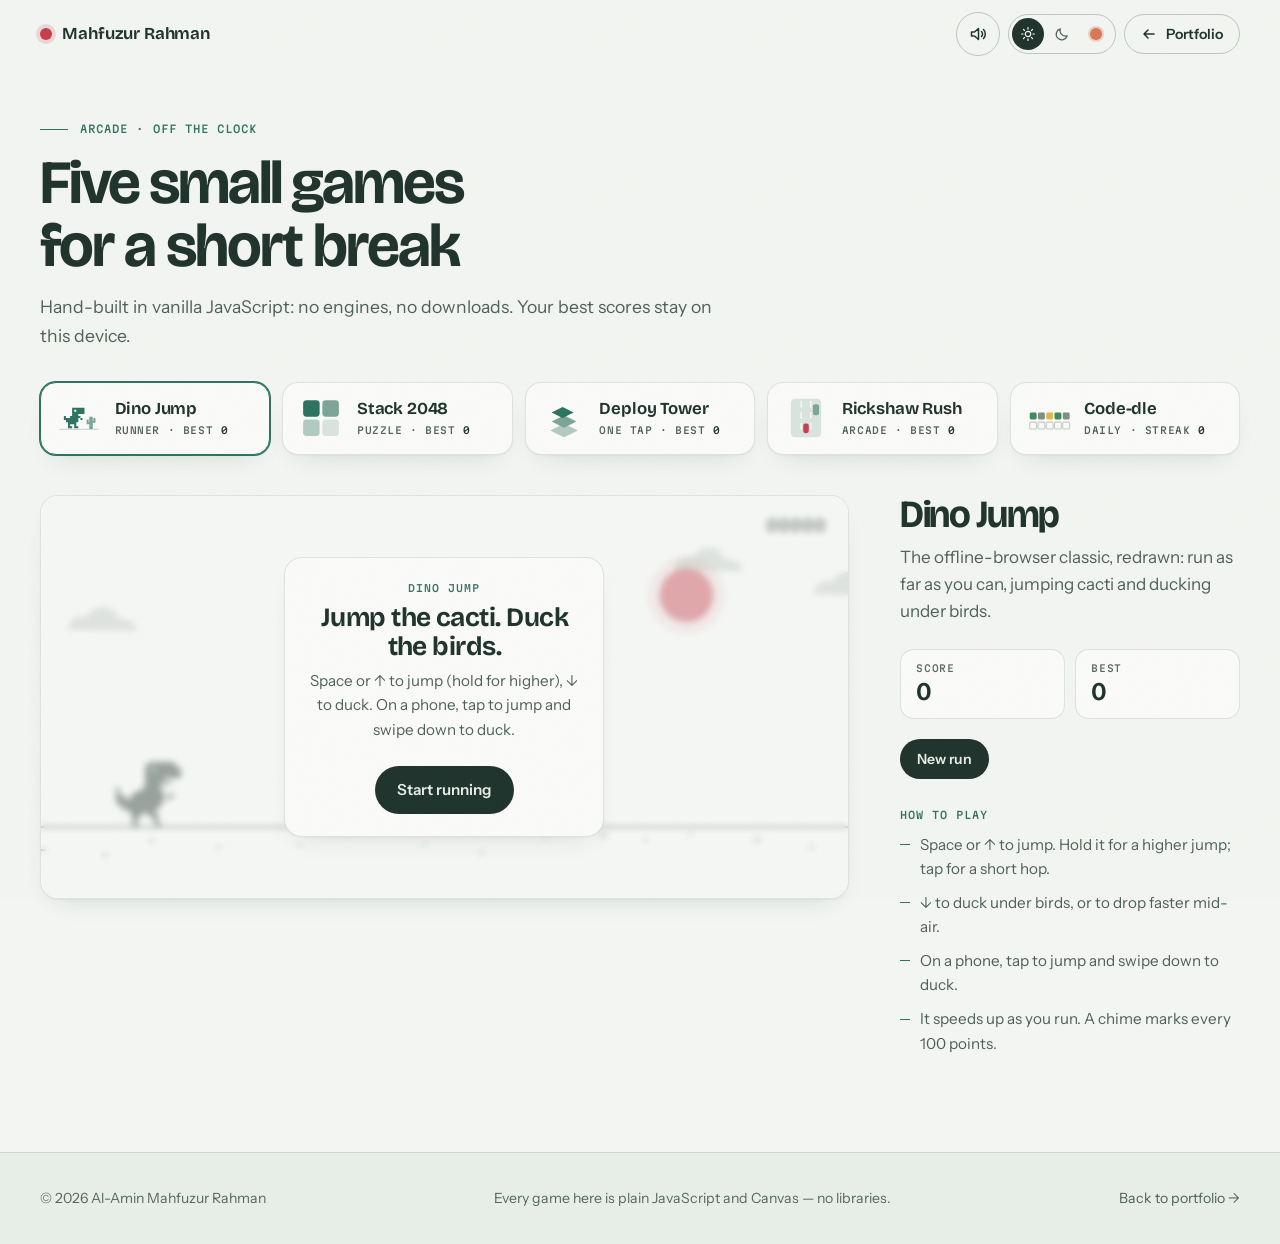
<file: games.html>
<!DOCTYPE html>
<html lang="en">
<head>
  <meta charset="utf-8" />
  <meta name="viewport" content="width=device-width, initial-scale=1" />
  <title>Arcade — Al-Amin Mahfuzur Rahman</title>
  <meta name="description" content="Five small browser games for a short break — Dino Jump, Stack 2048, Deploy Tower, Rickshaw Rush and Code-dle — hand-built in vanilla JavaScript by Al-Amin Mahfuzur Rahman." />
  <meta name="author" content="Al-Amin Mahfuzur Rahman" />
  <meta name="theme-color" content="#f2f5f1" />
  <meta name="color-scheme" content="light dark" />
  <link rel="icon" type="image/x-icon" href="assets/img/favicon.ico" />

  <link rel="preconnect" href="https://fonts.googleapis.com" />
  <link rel="preconnect" href="https://fonts.gstatic.com" crossorigin />
  <link href="https://fonts.googleapis.com/css2?family=Bricolage+Grotesque:opsz,wght@12..96,200..800&family=Instrument+Sans:ital,wght@0,400..700;1,400..700&family=Martian+Mono:wght@400;500&family=Tiro+Bangla&display=swap" rel="stylesheet" />

  <link rel="stylesheet" href="css/v3.css" />
  <link rel="stylesheet" href="css/games.css" />
  <script>
    // Apply the saved theme before first paint (light by default). Shared with index.html.
    (function () {
      var theme = 'light';
      try {
        var saved = localStorage.getItem('v3-theme');
        if (saved === 'light' || saved === 'dark' || saved === 'claude') theme = saved;
      } catch (e) {}
      var root = document.documentElement;
      root.setAttribute('data-theme', theme);
      root.classList.add('js');
    })();
  </script>
</head>
<body>
  <a class="skip-link" href="#main">Skip to content</a>

  <header class="nav" data-nav>
    <div class="wrap nav-inner">
      <a class="brand" href="index.html" aria-label="Mahfuzur Rahman, back to portfolio">
        <span class="brand-mark" aria-hidden="true"></span>
        <span class="brand-name">Mahfuzur Rahman</span>
      </a>

      <div class="nav-actions">
        <button class="icon-btn" type="button" data-sound-toggle aria-pressed="true" aria-label="Sound on">
          <svg class="i-sound-on" viewBox="0 0 20 20" aria-hidden="true"><path d="M3.5 8v4h3l4 3.5v-11L6.5 8z" /><path d="M13.5 7.5a3.5 3.5 0 0 1 0 5M15.5 5.5a6.5 6.5 0 0 1 0 9" /></svg>
          <svg class="i-sound-off" viewBox="0 0 20 20" aria-hidden="true"><path d="M3.5 8v4h3l4 3.5v-11L6.5 8z" /><path d="M13.5 8l4 4M17.5 8l-4 4" /></svg>
        </button>
        <div class="theme-switch" role="radiogroup" aria-label="Colour theme" data-theme-switch>
          <button type="button" role="radio" aria-checked="true" data-theme-value="light" aria-label="Light theme" title="Light">
            <svg viewBox="0 0 20 20" aria-hidden="true"><circle cx="10" cy="10" r="3.4" /><path d="M10 2v1.8M10 16.2V18M2 10h1.8M16.2 10H18M4.3 4.3l1.3 1.3M14.4 14.4l1.3 1.3M4.3 15.7l1.3-1.3M14.4 5.6l1.3-1.3" /></svg>
          </button>
          <button type="button" role="radio" aria-checked="false" tabindex="-1" data-theme-value="dark" aria-label="Dark theme" title="Dark">
            <svg viewBox="0 0 20 20" aria-hidden="true"><path d="M16.5 12.2A7 7 0 0 1 7.8 3.5a7 7 0 1 0 8.7 8.7z" /></svg>
          </button>
          <button type="button" role="radio" aria-checked="false" tabindex="-1" data-theme-value="claude" aria-label="Claude theme" title="Claude">
            <span class="theme-dot" aria-hidden="true"></span>
          </button>
        </div>
        <a class="btn btn-ghost btn-sm nav-back" href="index.html" aria-label="Back to portfolio">
          <svg viewBox="0 0 16 16" aria-hidden="true"><path d="M13 8H3M7 4 3 8l4 4" /></svg>
          <span>Portfolio</span>
        </a>
      </div>
    </div>
  </header>

  <main id="main" class="arcade-page">
    <div class="wrap">
      <header class="arcade-head">
        <p class="eyebrow">Arcade · off the clock</p>
        <h1 class="arcade-title">Five small games for a short break</h1>
        <p class="section-lede">Hand-built in vanilla JavaScript: no engines, no downloads. Your best scores stay on this device.</p>
      </header>

      <div class="picker" role="tablist" aria-label="Games" data-picker>
        <button class="pick" type="button" role="tab" id="tab-dino" aria-controls="panel-dino" aria-selected="true" data-game="dino">
          <svg class="pick-art" viewBox="0 0 64 64" aria-hidden="true">
            <path class="a1" d="M22 17h18v3H22zM22 20h3v3h-3zM28 20h12v3H28zM22 23h18v3H22zM22 26h9v3h-9zM10 29h3v3h-3zM19 29h15v3H19zM10 32h21v3H10zM34 32h3v3h-3zM13 35h18v3H13zM16 38h12v3H16zM16 41h3v3h-3zM25 41h3v3h-3zM16 44h6v3h-6zM25 44h6v3h-6z" />
            <path class="a2" d="M47 30h5v18h-5zM43 34h3v7h-3zM43 38h6v3h-6zM53 32h3v7h-3zM50 36h6v3h-6z" />
            <path class="lane-ink" d="M4 48.5h56" />
          </svg>
          <span class="pick-text">
            <span class="pick-name">Dino Jump</span>
            <span class="pick-meta"><span class="pick-cat">Runner · </span>Best <b data-best="dino">0</b></span>
          </span>
        </button>
        <button class="pick" type="button" role="tab" id="tab-2048" aria-controls="panel-2048" aria-selected="false" tabindex="-1" data-game="2048">
          <svg class="pick-art" viewBox="0 0 64 64" aria-hidden="true">
            <rect class="a1" x="6" y="6" width="24" height="24" rx="5" /><rect class="a2" x="34" y="6" width="24" height="24" rx="5" />
            <rect class="a3" x="6" y="34" width="24" height="24" rx="5" /><rect class="a4" x="34" y="34" width="24" height="24" rx="5" />
          </svg>
          <span class="pick-text">
            <span class="pick-name">Stack 2048</span>
            <span class="pick-meta"><span class="pick-cat">Puzzle · </span>Best <b data-best="2048">0</b></span>
          </span>
        </button>
        <button class="pick" type="button" role="tab" id="tab-tower" aria-controls="panel-tower" aria-selected="false" tabindex="-1" data-game="tower">
          <svg class="pick-art" viewBox="0 0 64 64" aria-hidden="true">
            <path class="a3" d="M32 40 52 50 32 60 12 50z" /><path class="a2" d="M32 28 50 37 32 46 14 37z" /><path class="a1" d="M30 16 46 24 30 32 14 24z" />
          </svg>
          <span class="pick-text">
            <span class="pick-name">Deploy Tower</span>
            <span class="pick-meta"><span class="pick-cat">One tap · </span>Best <b data-best="tower">0</b></span>
          </span>
        </button>
        <button class="pick" type="button" role="tab" id="tab-rickshaw" aria-controls="panel-rickshaw" aria-selected="false" tabindex="-1" data-game="rickshaw">
          <svg class="pick-art" viewBox="0 0 64 64" aria-hidden="true">
            <rect class="a4" x="10" y="4" width="44" height="56" rx="6" />
            <path class="lane" d="M25 8v8M25 24v8M25 40v8M39 8v8M39 24v8M39 40v8" />
            <rect class="a2" x="42" y="12" width="9" height="16" rx="3" /><rect class="sun" x="28" y="40" width="8" height="14" rx="3" />
          </svg>
          <span class="pick-text">
            <span class="pick-name">Rickshaw Rush</span>
            <span class="pick-meta"><span class="pick-cat">Arcade · </span>Best <b data-best="rickshaw">0</b></span>
          </span>
        </button>
        <button class="pick" type="button" role="tab" id="tab-codedle" aria-controls="panel-codedle" aria-selected="false" tabindex="-1" data-game="codedle">
          <svg class="pick-art" viewBox="0 0 64 64" aria-hidden="true">
            <rect class="hit" x="4" y="24" width="10" height="10" rx="2" /><rect class="miss" x="16" y="24" width="10" height="10" rx="2" />
            <rect class="near" x="28" y="24" width="10" height="10" rx="2" /><rect class="hit" x="40" y="24" width="10" height="10" rx="2" />
            <rect class="miss" x="52" y="24" width="10" height="10" rx="2" />
            <rect class="empty" x="4" y="38" width="10" height="10" rx="2" /><rect class="empty" x="16" y="38" width="10" height="10" rx="2" />
            <rect class="empty" x="28" y="38" width="10" height="10" rx="2" /><rect class="empty" x="40" y="38" width="10" height="10" rx="2" />
            <rect class="empty" x="52" y="38" width="10" height="10" rx="2" />
          </svg>
          <span class="pick-text">
            <span class="pick-name">Code-dle</span>
            <span class="pick-meta"><span class="pick-cat">Daily · </span>Streak <b data-best="codedle">0</b></span>
          </span>
        </button>
      </div>

      <!-- Dino Jump -->
      <section class="game-panel game-panel--wide" role="tabpanel" id="panel-dino" aria-labelledby="tab-dino" data-panel="dino">
        <div class="game-layout">
          <div class="game-stage" data-stage></div>
          <aside class="game-side">
            <h2 class="game-name">Dino Jump</h2>
            <p class="game-pitch">The offline-browser classic, redrawn: run as far as you can, jumping cacti and ducking under birds.</p>
            <dl class="scoreboard">
              <div><dt>Score</dt><dd data-score>0</dd></div>
              <div><dt>Best</dt><dd data-best="dino">0</dd></div>
            </dl>
            <div class="game-actions">
              <button class="btn btn-primary btn-sm" type="button" data-action="new">New run</button>
            </div>
            <h3 class="game-h">How to play</h3>
            <ul class="game-help">
              <li>Space or ↑ to jump. Hold it for a higher jump; tap for a short hop.</li>
              <li>↓ to duck under birds, or to drop faster mid-air.</li>
              <li>On a phone, tap to jump and swipe down to duck.</li>
              <li>It speeds up as you run. A chime marks every 100 points.</li>
            </ul>
          </aside>
        </div>
      </section>

      <!-- Stack 2048 -->
      <section class="game-panel" role="tabpanel" id="panel-2048" aria-labelledby="tab-2048" data-panel="2048" hidden>
        <div class="game-layout">
          <div class="game-stage" data-stage></div>
          <aside class="game-side">
            <h2 class="game-name">Stack 2048</h2>
            <p class="game-pitch">Slide tiles together to merge them up the stack, from HTML all the way to Senior.</p>
            <dl class="scoreboard">
              <div><dt>Score</dt><dd data-score>0</dd></div>
              <div><dt>Best</dt><dd data-best="2048">0</dd></div>
            </dl>
            <div class="game-actions">
              <button class="btn btn-primary btn-sm" type="button" data-action="new">New game</button>
            </div>
            <h3 class="game-h">How to play</h3>
            <ul class="game-help">
              <li>Arrow keys or WASD on a keyboard; swipe on the board on a phone.</li>
              <li>Two equal tiles merge into the next step up. Reach <b>Senior</b> (2048) to win.</li>
              <li>Your board is saved, so you can come back later.</li>
            </ul>
            <h3 class="game-h">The stack</h3>
            <ol class="ladder" data-ladder></ol>
          </aside>
        </div>
      </section>

      <!-- Deploy Tower -->
      <section class="game-panel" role="tabpanel" id="panel-tower" aria-labelledby="tab-tower" data-panel="tower" hidden>
        <div class="game-layout">
          <div class="game-stage" data-stage></div>
          <aside class="game-side">
            <h2 class="game-name">Deploy Tower</h2>
            <p class="game-pitch">Every block is a release. Drop each one squarely on the last and see how high you can ship.</p>
            <dl class="scoreboard">
              <div><dt>Height</dt><dd data-score>0</dd></div>
              <div><dt>Best</dt><dd data-best="tower">0</dd></div>
            </dl>
            <div class="game-actions">
              <button class="btn btn-primary btn-sm" type="button" data-action="new">New tower</button>
            </div>
            <h3 class="game-h">How to play</h3>
            <ul class="game-help">
              <li>Tap the tower, or press Space, to drop the sliding block.</li>
              <li>Whatever hangs over the edge gets trimmed, so the next block is smaller.</li>
              <li>Land three perfect drops in a row and the block starts to grow back.</li>
            </ul>
          </aside>
        </div>
      </section>

      <!-- Rickshaw Rush -->
      <section class="game-panel" role="tabpanel" id="panel-rickshaw" aria-labelledby="tab-rickshaw" data-panel="rickshaw" hidden>
        <div class="game-layout">
          <div class="game-stage" data-stage></div>
          <aside class="game-side">
            <h2 class="game-name">Rickshaw Rush</h2>
            <p class="game-pitch">Rush hour in Dhaka. Weave your rickshaw through buses and CNGs, and grab cha on the way.</p>
            <dl class="scoreboard">
              <div><dt>Score</dt><dd data-score>0</dd></div>
              <div><dt>Best</dt><dd data-best="rickshaw">0</dd></div>
            </dl>
            <div class="game-actions">
              <button class="btn btn-primary btn-sm" type="button" data-action="new">New ride</button>
            </div>
            <h3 class="game-h">How to play</h3>
            <ul class="game-help">
              <li>Left and right arrow keys (or A and D) change lane. On a phone, swipe or tap either side.</li>
              <li>Each cup of cha is worth 25 points; distance adds the rest.</li>
              <li>Press Space or tap the bell to ring it. It doesn't help, but it's Dhaka.</li>
            </ul>
          </aside>
        </div>
      </section>

      <!-- Code-dle -->
      <section class="game-panel" role="tabpanel" id="panel-codedle" aria-labelledby="tab-codedle" data-panel="codedle" hidden>
        <div class="game-layout">
          <div class="game-stage game-stage--free" data-stage></div>
          <aside class="game-side">
            <h2 class="game-name">Code-dle</h2>
            <p class="game-pitch">Guess the five-letter tech word in six tries. A new word every day.</p>
            <div class="seg" role="group" aria-label="Mode" data-modes>
              <button type="button" aria-pressed="true" data-mode="daily">Daily</button>
              <button type="button" aria-pressed="false" data-mode="practice">Practice</button>
            </div>
            <dl class="scoreboard scoreboard--4" data-stats>
              <div><dt>Played</dt><dd data-stat="played">0</dd></div>
              <div><dt>Win %</dt><dd data-stat="win">0</dd></div>
              <div><dt>Streak</dt><dd data-stat="streak">0</dd></div>
              <div><dt>Best</dt><dd data-stat="max">0</dd></div>
            </dl>
            <div class="dist" data-dist aria-label="Guess distribution"></div>
            <h3 class="game-h">How to play</h3>
            <ul class="game-help">
              <li>Type on your keyboard or tap the keys, then press Enter.</li>
              <li><span class="key-chip hit">Green</span> is the right letter in the right spot, <span class="key-chip near">gold</span> is in the word elsewhere, and <span class="key-chip miss">grey</span> isn't in the word.</li>
              <li>Any five letters count as a guess. Words are tech terms, like REACT or NGINX.</li>
            </ul>
          </aside>
        </div>
      </section>
    </div>
  </main>

  <footer class="footer">
    <div class="wrap footer-inner">
      <p>© 2026 Al-Amin Mahfuzur Rahman</p>
      <p class="footer-note">Every game here is plain JavaScript and Canvas — no libraries.</p>
      <a href="index.html">Back to portfolio →</a>
    </div>
  </footer>

  <div class="sr-only" aria-live="polite" data-announce></div>

  <script src="js/v3.js" defer></script>
  <script src="js/games/arcade.js" defer></script>
  <script src="js/games/dino-jump.js" defer></script>
  <script src="js/games/stack-2048.js" defer></script>
  <script src="js/games/deploy-tower.js" defer></script>
  <script src="js/games/rickshaw-rush.js" defer></script>
  <script src="js/games/codedle.js" defer></script>
</body>
</html>
</file>
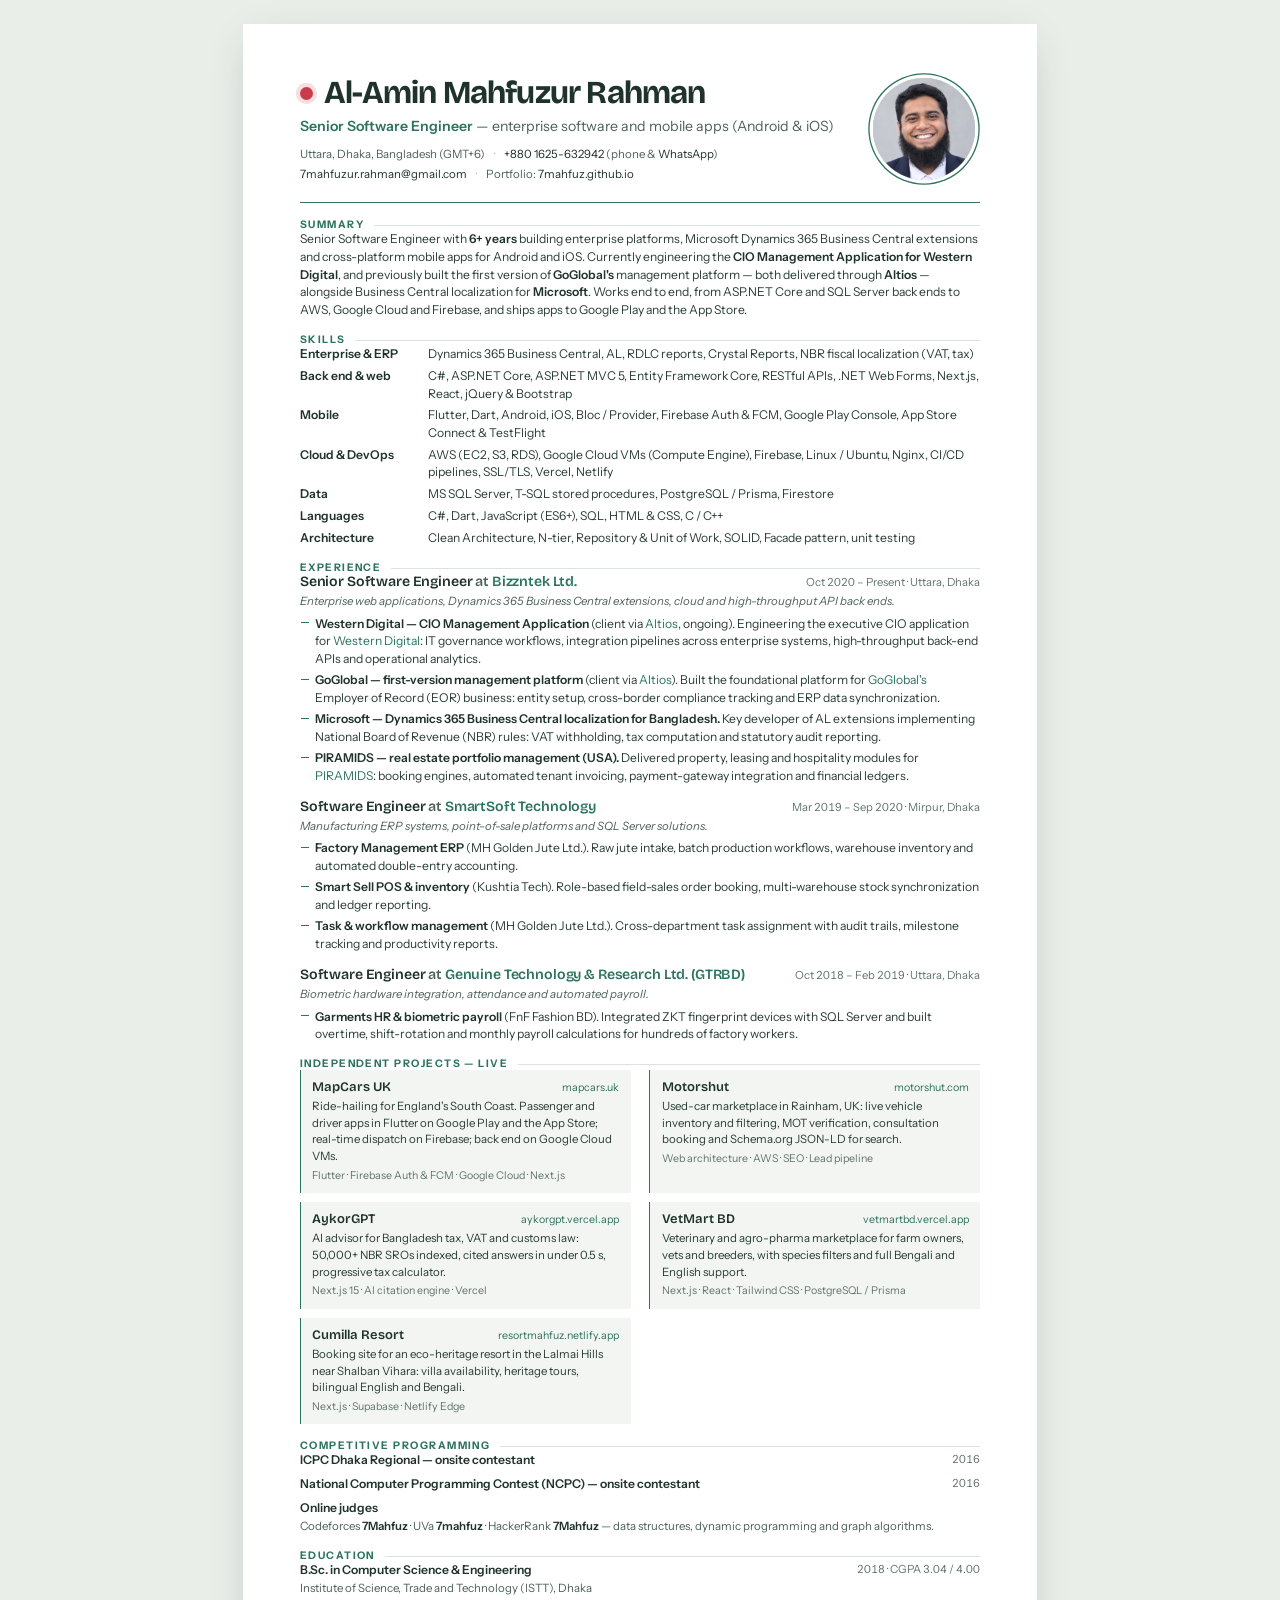
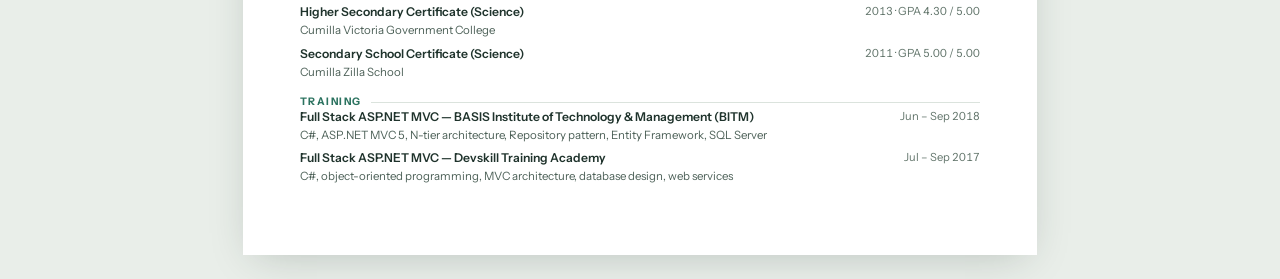
<file: cv/full.html>
<!DOCTYPE html>
<html lang="en">
<head>
  <meta charset="utf-8" />
  <meta name="viewport" content="width=device-width, initial-scale=1" />
  <title>Al-Amin Mahfuzur Rahman — Senior Software Engineer — CV</title>
  <meta name="author" content="Al-Amin Mahfuzur Rahman" />
  <meta name="description" content="CV of Al-Amin Mahfuzur Rahman, Senior Software Engineer: enterprise software, Dynamics 365 Business Central and Flutter mobile apps." />


  <style>
    /* Print-first CV, styled after the v3 portfolio (light theme): deep green ink,
       jade accent and the red "flag sun" mark. Source for Net_CV_MahfuzurRahman.pdf —
       rebuild with: python scripts/generate_cv.py
       Fonts are bundled static TTFs (assets/fonts/cv, SIL OFL) so the PDF embeds
       standard TrueType text and builds offline. */
    @font-face { font-family: "Instrument Sans CV"; src: url("../assets/fonts/cv/InstrumentSans-Regular.ttf") format("truetype"); font-weight: 400; font-style: normal; }
    @font-face { font-family: "Instrument Sans CV"; src: url("../assets/fonts/cv/InstrumentSans-Italic.ttf") format("truetype"); font-weight: 400; font-style: italic; }
    @font-face { font-family: "Instrument Sans CV"; src: url("../assets/fonts/cv/InstrumentSans-SemiBold.ttf") format("truetype"); font-weight: 600; font-style: normal; }
    @font-face { font-family: "Instrument Sans CV"; src: url("../assets/fonts/cv/InstrumentSans-Bold.ttf") format("truetype"); font-weight: 700; font-style: normal; }
    @font-face { font-family: "Bricolage Grotesque CV"; src: url("../assets/fonts/cv/BricolageGrotesque-SemiBold.ttf") format("truetype"); font-weight: 600; font-style: normal; }
    @font-face { font-family: "Bricolage Grotesque CV"; src: url("../assets/fonts/cv/BricolageGrotesque-Bold.ttf") format("truetype"); font-weight: 700; font-style: normal; }

    :root {
      --ink: #1f332c;
      --text: #2a3d36;
      --muted: #4d6158;
      --dim: #62756b;
      --accent: #2c7360;
      --red: #c93c4a;
      --line: #dbe3dd;
      --tint: #f2f5f1;
    }

    @page {
      size: A4;
      margin: 13mm 15mm 14mm;

      @bottom-left {
        content: "Al-Amin Mahfuzur Rahman · Senior Software Engineer";
        font: 400 7pt "Instrument Sans CV", "Segoe UI", sans-serif;
        color: #62756b;
      }

      @bottom-right {
        content: "Page " counter(page) " of " counter(pages);
        font: 400 7pt "Instrument Sans CV", "Segoe UI", sans-serif;
        color: #62756b;
      }
    }

    * {
      box-sizing: border-box;
    }

    html {
      -webkit-print-color-adjust: exact;
      print-color-adjust: exact;
    }

    body {
      margin: 0;
      background: #ffffff;
      color: var(--text);
      font: 400 9.1pt/1.45 "Instrument Sans CV", "Segoe UI", system-ui, sans-serif;
    }

    /* On screen, show the sheet like a page. */
    @media screen {
      body {
        background: #e9eee9;
        padding: 24px 0;
      }

      .sheet {
        width: 210mm;
        margin: 0 auto;
        padding: 13mm 15mm 14mm;
        background: #ffffff;
        box-shadow: 0 10px 40px -12px rgba(31, 51, 44, 0.25);
      }
    }

    /* ----------------------------------------------------------------------
       Header
       ---------------------------------------------------------------------- */
    .head {
      display: flex;
      align-items: center;
      justify-content: space-between;
      gap: 6mm;
      padding-bottom: 4.2mm;
      border-bottom: 1.4pt solid var(--accent);
      margin-bottom: 4.6mm;
    }

    .head-text {
      min-width: 0;
    }

    /* Round portrait with a thin jade ring, like the v3 contact card. */
    .photo {
      flex: none;
      width: 27mm;
      height: 27mm;
      border-radius: 50%;
      object-fit: cover;
      box-shadow: 0 0 0 0.9mm #ffffff, 0 0 0 1.25mm var(--accent);
      /* Keep the ring inside the printable area so the page margin can't clip it. */
      margin: 1.4mm 1.4mm 1.4mm 0;
    }

    .name {
      display: flex;
      align-items: center;
      gap: 3mm;
      font: 700 24pt/1.05 "Bricolage Grotesque CV", "Segoe UI", sans-serif;
      letter-spacing: -0.025em;
      color: var(--ink);
    }

    .mark {
      flex: none;
      width: 3.4mm;
      height: 3.4mm;
      border-radius: 50%;
      background: var(--red);
      box-shadow: 0 0 0 1.1mm rgba(201, 60, 74, 0.16);
    }

    .role {
      margin: 1.6mm 0 2.6mm;
      font-size: 10.6pt;
      color: var(--muted);
    }

    .role strong {
      color: var(--accent);
      font-weight: 600;
    }

    .contact {
      display: flex;
      flex-wrap: wrap;
      gap: 1mm 0;
      padding: 0;
      list-style: none;
      font-size: 8.6pt;
      color: var(--muted);
    }

    .contact + .contact {
      margin-top: 0.8mm;
    }

    .contact li:not(:last-child)::after {
      content: "·";
      margin: 0 2.4mm;
      color: #a9b8b0;
    }

    .contact a {
      color: var(--ink);
    }

    /* ----------------------------------------------------------------------
       Sections
       ---------------------------------------------------------------------- */
    section {
      margin-bottom: 4.4mm;
    }

    h2 {
      display: flex;
      align-items: center;
      gap: 2.6mm;
      margin-bottom: 2.4mm;
      font: 700 7.8pt/1 "Instrument Sans CV", "Segoe UI", sans-serif;
      letter-spacing: 0.14em;
      text-transform: uppercase;
      color: var(--accent);
    }

    h2::after {
      content: "";
      flex: 1;
      height: 0.6pt;
      background: var(--line);
    }

    /* Short sections stay on one page with their heading. */
    .keep {
      break-inside: avoid;
    }

    h2 {
      break-after: avoid;
    }

    .summary {
      color: var(--text);
    }

    /* Skills: label and a plain comma list — easy for people and for ATS parsers. */
    .skills {
      display: grid;
      gap: 1.1mm;
    }

    .skills div {
      display: grid;
      grid-template-columns: 31mm 1fr;
      gap: 3mm;
    }

    .skills dt {
      font-weight: 600;
      color: var(--ink);
    }

    /* ----------------------------------------------------------------------
       Experience
       ---------------------------------------------------------------------- */
    .job {
      margin-bottom: 3.6mm;
      break-inside: avoid;
    }

    .job:last-child {
      margin-bottom: 0;
    }

    .job-head {
      display: flex;
      justify-content: space-between;
      align-items: baseline;
      gap: 4mm;
    }

    .job-title {
      font: 600 10.6pt/1.25 "Bricolage Grotesque CV", "Segoe UI", sans-serif;
      letter-spacing: -0.01em;
      color: var(--ink);
    }

    .job-title .at {
      font-weight: 500;
      color: var(--muted);
    }

    .job-title a {
      color: var(--accent);
    }

    .job-when {
      flex: none;
      font-size: 8.4pt;
      color: var(--dim);
      font-variant-numeric: tabular-nums;
      white-space: nowrap;
    }

    .job-scope {
      margin: 0.5mm 0 1.4mm;
      font-size: 8.6pt;
      font-style: italic;
      color: var(--muted);
    }

    .bullets {
      display: grid;
      gap: 1mm;
      padding: 0;
      list-style: none;
    }

    .bullets li {
      position: relative;
      padding-left: 4mm;
    }

    .bullets li::before {
      content: "";
      position: absolute;
      left: 0.3mm;
      top: 0.62em;
      width: 2mm;
      height: 0.7pt;
      background: var(--accent);
    }

    .bullets a {
      color: var(--accent);
    }

    /* ----------------------------------------------------------------------
       Projects
       ---------------------------------------------------------------------- */
    .projects {
      display: grid;
      grid-template-columns: 1fr 1fr;
      gap: 2.4mm 5mm;
    }

    .proj {
      padding: 2.4mm 3mm 2.6mm;
      border-left: 1.4pt solid var(--accent);
      background: var(--tint);
      break-inside: avoid;
    }

    .proj h3 {
      display: flex;
      justify-content: space-between;
      align-items: baseline;
      gap: 3mm;
      font: 600 9.8pt/1.25 "Bricolage Grotesque CV", "Segoe UI", sans-serif;
      color: var(--ink);
    }

    .proj h3 a {
      font: 500 8pt "Instrument Sans CV", "Segoe UI", sans-serif;
      color: var(--accent);
      white-space: nowrap;
    }

    .proj p {
      margin-top: 0.8mm;
      font-size: 8.6pt;
    }

    .proj .stack {
      color: var(--dim);
      font-size: 8pt;
    }

    /* ----------------------------------------------------------------------
       Education, training, achievements
       ---------------------------------------------------------------------- */
    .rows {
      display: grid;
      gap: 1.6mm;
      padding: 0;
      list-style: none;
    }

    .row {
      display: grid;
      grid-template-columns: 1fr auto;
      gap: 0.4mm 5mm;
      break-inside: avoid;
    }

    .row-title {
      font-weight: 600;
      color: var(--ink);
    }

    .row-meta {
      text-align: right;
      font-size: 8.4pt;
      color: var(--dim);
      font-variant-numeric: tabular-nums;
      white-space: nowrap;
    }

    .row-sub {
      grid-column: 1 / -1;
      font-size: 8.6pt;
      color: var(--muted);
    }

    .row-sub strong {
      font-weight: 600;
    }

    /* Phones and small tablets: the sheet flows to the screen width.
       Print (and so the PDF) is unaffected. */
    @media screen and (max-width: 840px) {
      body {
        padding: 0;
        background: #ffffff;
      }

      /* Print sizes are in pt (12px body); scale the sheet so it reads like a
         phone page. Paddings are pre-divided by the zoom (13px -> ~16px). */
      .sheet {
        width: auto;
        zoom: 1.22;
        padding: 18px 13px 26px;
        box-shadow: none;
      }

      .head {
        flex-direction: column-reverse;
        align-items: flex-start;
        gap: 12px;
      }

      .photo {
        width: 72px;
        height: 72px;
        margin: 4px;
      }

      .name {
        font-size: 22px;
      }

      .contact {
        flex-direction: column;
      }

      .contact li::after {
        display: none;
      }

      .skills div,
      .row,
      .projects {
        grid-template-columns: minmax(0, 1fr);
      }

      .skills div {
        gap: 0;
      }

      .job-head {
        flex-direction: column;
        gap: 2px;
      }

      .job-when,
      .row-meta {
        white-space: normal;
        text-align: left;
      }

      .proj h3 {
        flex-wrap: wrap;
      }
    }

    a {
      color: inherit;
      text-decoration: none;
    }

    h1,
    h2,
    h3,
    p,
    ul,
    dl,
    dd {
      margin: 0;
    }

    strong {
      color: var(--ink);
      font-weight: 600;
    }
  </style>
</head>
<body>
  <main class="sheet">

    <header class="head">
      <div class="head-text">
        <h1 class="name"><span class="mark" aria-hidden="true"></span>Al-Amin Mahfuzur Rahman</h1>
        <p class="role"><strong>Senior Software Engineer</strong> — enterprise software and mobile apps (Android &amp; iOS)</p>
        <ul class="contact">
          <li>Uttara, Dhaka, Bangladesh (GMT+6)</li>
          <li><a href="tel:+8801625632942">+880 1625-632942</a> (phone &amp; <a href="https://wa.me/8801625632942">WhatsApp</a>)</li>
        </ul>
        <ul class="contact">
          <li><a href="mailto:7mahfuzur.rahman@gmail.com">7mahfuzur.rahman@gmail.com</a></li>
          <li>Portfolio: <a href="https://7mahfuz.github.io/">7mahfuz.github.io</a></li>
        </ul>
      </div>
      <img class="photo" src="../assets/img/portrait.jpg" alt="Photo of Al-Amin Mahfuzur Rahman" />
    </header>

    <section>
      <h2>Summary</h2>
      <p class="summary">
        Senior Software Engineer with <strong>6+ years</strong> building enterprise platforms, Microsoft Dynamics 365 Business Central extensions and cross-platform mobile apps for Android and iOS. Currently engineering the <strong>CIO Management Application for Western Digital</strong>, and previously built the first version of <strong>GoGlobal's</strong> management platform — both delivered through <a href="https://altios.ai/"><strong>Altios</strong></a> — alongside Business Central localization for <strong>Microsoft</strong>. Works end to end, from ASP.NET Core and SQL Server back ends to AWS, Google Cloud and Firebase, and ships apps to Google Play and the App Store.
      </p>
    </section>

    <section>
      <h2>Skills</h2>
      <dl class="skills">
        <div><dt>Enterprise &amp; ERP</dt><dd>Dynamics 365 Business Central, AL, RDLC reports, Crystal Reports, NBR fiscal localization (VAT, tax)</dd></div>
        <div><dt>Back end &amp; web</dt><dd>C#, ASP.NET Core, ASP.NET MVC 5, Entity Framework Core, RESTful APIs, .NET Web Forms, Next.js, React, jQuery &amp; Bootstrap</dd></div>
        <div><dt>Mobile</dt><dd>Flutter, Dart, Android, iOS, Bloc / Provider, Firebase Auth &amp; FCM, Google Play Console, App Store Connect &amp; TestFlight</dd></div>
        <div><dt>Cloud &amp; DevOps</dt><dd>AWS (EC2, S3, RDS), Google Cloud VMs (Compute Engine), Firebase, Linux / Ubuntu, Nginx, CI/CD pipelines, SSL/TLS, Vercel, Netlify</dd></div>
        <div><dt>Data</dt><dd>MS SQL Server, T-SQL stored procedures, PostgreSQL / Prisma, Firestore</dd></div>
        <div><dt>Languages</dt><dd>C#, Dart, JavaScript (ES6+), SQL, HTML &amp; CSS, C / C++</dd></div>
        <div><dt>Architecture</dt><dd>Clean Architecture, N-tier, Repository &amp; Unit of Work, SOLID, Facade pattern, unit testing</dd></div>
      </dl>
    </section>

    <section>
      <h2>Experience</h2>

      <article class="job">
        <header class="job-head">
          <h3 class="job-title">Senior Software Engineer <span class="at">at</span> <a href="https://bizzntek.com/">Bizzntek Ltd.</a></h3>
          <p class="job-when">Oct 2020 – Present · Uttara, Dhaka</p>
        </header>
        <p class="job-scope">Enterprise web applications, Dynamics 365 Business Central extensions, cloud and high-throughput API back ends.</p>
        <ul class="bullets">
          <li><strong>Western Digital — CIO Management Application</strong> (client via <a href="https://altios.ai/">Altios</a>, ongoing). Engineering the executive CIO application for <a href="https://www.westerndigital.com/">Western Digital</a>: IT governance workflows, integration pipelines across enterprise systems, high-throughput back-end APIs and operational analytics.</li>
          <li><strong>GoGlobal — first-version management platform</strong> (client via <a href="https://altios.ai/">Altios</a>). Built the foundational platform for <a href="https://goglobal.com/">GoGlobal's</a> Employer of Record (EOR) business: entity setup, cross-border compliance tracking and ERP data synchronization.</li>
          <li><strong>Microsoft — Dynamics 365 Business Central localization for Bangladesh.</strong> Key developer of AL extensions implementing National Board of Revenue (NBR) rules: VAT withholding, tax computation and statutory audit reporting.</li>
          <li><strong>PIRAMIDS — real estate portfolio management (USA).</strong> Delivered property, leasing and hospitality modules for <a href="https://piramids.com/">PIRAMIDS</a>: booking engines, automated tenant invoicing, payment-gateway integration and financial ledgers.</li>
        </ul>
      </article>

      <article class="job">
        <header class="job-head">
          <h3 class="job-title">Software Engineer <span class="at">at</span> <a href="https://smartsofttechnology.com/">SmartSoft Technology</a></h3>
          <p class="job-when">Mar 2019 – Sep 2020 · Mirpur, Dhaka</p>
        </header>
        <p class="job-scope">Manufacturing ERP systems, point-of-sale platforms and SQL Server solutions.</p>
        <ul class="bullets">
          <li><strong>Factory Management ERP</strong> (MH Golden Jute Ltd.). Raw jute intake, batch production workflows, warehouse inventory and automated double-entry accounting.</li>
          <li><strong>Smart Sell POS &amp; inventory</strong> (Kushtia Tech). Role-based field-sales order booking, multi-warehouse stock synchronization and ledger reporting.</li>
          <li><strong>Task &amp; workflow management</strong> (MH Golden Jute Ltd.). Cross-department task assignment with audit trails, milestone tracking and productivity reports.</li>
        </ul>
      </article>

      <article class="job">
        <header class="job-head">
          <h3 class="job-title">Software Engineer <span class="at">at</span> <a href="https://gtrbd.com/">Genuine Technology &amp; Research Ltd. (GTRBD)</a></h3>
          <p class="job-when">Oct 2018 – Feb 2019 · Uttara, Dhaka</p>
        </header>
        <p class="job-scope">Biometric hardware integration, attendance and automated payroll.</p>
        <ul class="bullets">
          <li><strong>Garments HR &amp; biometric payroll</strong> (FnF Fashion BD). Integrated ZKT fingerprint devices with SQL Server and built overtime, shift-rotation and monthly payroll calculations for hundreds of factory workers.</li>
        </ul>
      </article>
    </section>

    <!-- personal -->
    <section class="keep">
      <h2>Independent projects — live</h2>
      <div class="projects">
        <article class="proj">
          <h3>MapCars UK <a href="https://mapcars.uk/">mapcars.uk</a></h3>
          <p>Ride-hailing for England's South Coast. Passenger and driver apps in Flutter on Google Play and the App Store; real-time dispatch on Firebase; back end on Google Cloud VMs.</p>
          <p class="stack">Flutter · Firebase Auth &amp; FCM · Google Cloud · Next.js</p>
        </article>
        <article class="proj">
          <h3>Motorshut <a href="https://motorshut.com/">motorshut.com</a></h3>
          <p>Used-car marketplace in Rainham, UK: live vehicle inventory and filtering, MOT verification, consultation booking and Schema.org JSON-LD for search.</p>
          <p class="stack">Web architecture · AWS · SEO · Lead pipeline</p>
        </article>
        <article class="proj">
          <h3>AykorGPT <a href="https://aykorgpt.vercel.app/">aykorgpt.vercel.app</a></h3>
          <p>AI advisor for Bangladesh tax, VAT and customs law: 50,000+ NBR SROs indexed, cited answers in under 0.5 s, progressive tax calculator.</p>
          <p class="stack">Next.js 15 · AI citation engine · Vercel</p>
        </article>
        <article class="proj">
          <h3>VetMart BD <a href="https://vetmartbd.vercel.app/">vetmartbd.vercel.app</a></h3>
          <p>Veterinary and agro-pharma marketplace for farm owners, vets and breeders, with species filters and full Bengali and English support.</p>
          <p class="stack">Next.js · React · Tailwind CSS · PostgreSQL / Prisma</p>
        </article>
        <article class="proj">
          <h3>Cumilla Resort <a href="https://resortmahfuz.netlify.app/">resortmahfuz.netlify.app</a></h3>
          <p>Booking site for an eco-heritage resort in the Lalmai Hills near Shalban Vihara: villa availability, heritage tours, bilingual English and Bengali.</p>
          <p class="stack">Next.js · Supabase · Netlify Edge</p>
        </article>
      </div>
    </section>
    <!-- /personal -->

    <section class="keep">
      <h2>Competitive programming</h2>
      <ul class="rows">
        <li class="row"><span class="row-title">ICPC Dhaka Regional — onsite contestant</span><span class="row-meta">2016</span></li>
        <li class="row"><span class="row-title">National Computer Programming Contest (NCPC) — onsite contestant</span><span class="row-meta">2016</span></li>
        <li class="row">
          <span class="row-title">Online judges</span><span class="row-meta"></span>
          <span class="row-sub">Codeforces <strong>7Mahfuz</strong> · UVa <strong>7mahfuz</strong> · HackerRank <strong>7Mahfuz</strong> — data structures, dynamic programming and graph algorithms.</span>
        </li>
      </ul>
    </section>

    <section>
      <h2>Education</h2>
      <ul class="rows">
        <li class="row">
          <span class="row-title">B.Sc. in Computer Science &amp; Engineering</span><span class="row-meta">2018 · CGPA 3.04 / 4.00</span>
          <span class="row-sub">Institute of Science, Trade and Technology (ISTT), Dhaka</span>
        </li>
        <li class="row">
          <span class="row-title">Higher Secondary Certificate (Science)</span><span class="row-meta">2013 · GPA 4.30 / 5.00</span>
          <span class="row-sub">Cumilla Victoria Government College</span>
        </li>
        <li class="row">
          <span class="row-title">Secondary School Certificate (Science)</span><span class="row-meta">2011 · GPA 5.00 / 5.00</span>
          <span class="row-sub">Cumilla Zilla School</span>
        </li>
      </ul>
    </section>

    <section>
      <h2>Training</h2>
      <ul class="rows">
        <li class="row">
          <span class="row-title">Full Stack ASP.NET MVC — BASIS Institute of Technology &amp; Management (BITM)</span><span class="row-meta">Jun – Sep 2018</span>
          <span class="row-sub">C#, ASP.NET MVC 5, N-tier architecture, Repository pattern, Entity Framework, SQL Server</span>
        </li>
        <li class="row">
          <span class="row-title">Full Stack ASP.NET MVC — Devskill Training Academy</span><span class="row-meta">Jul – Sep 2017</span>
          <span class="row-sub">C#, object-oriented programming, MVC architecture, database design, web services</span>
        </li>
      </ul>
    </section>

  </main>
</body>
</html>
</file>
<file: css/v3.css>
/* ==========================================================================
   Portfolio v3 — "Built in Dhaka"
   Three themes, switched via <html data-theme>: light ("morning", default)
   and dark ("night"), both drawn from the Bangladesh flag's green and red,
   plus "claude", after Claude's ivory-and-clay web palette.
   Type: Bricolage Grotesque / Instrument Sans /
   Martian Mono / Tiro Bangla.
   ========================================================================== */

/* Light — pale sage paper, deep green ink, jade accent, soft flag red. */
:root,
:root[data-theme="light"] {
  --bg: #f2f5f1;
  --bg-alt: #e7ede7;
  --surface: #fafbf9;
  --line: rgba(31, 51, 44, 0.12);
  --line-strong: rgba(31, 51, 44, 0.24);
  --ink: #1f332c;
  --muted: #4d6158;
  --dim: #56695f;
  --accent: #2c7360;
  --red: #c93c4a;
  --red-halo: rgba(201, 60, 74, 0.16);
  --tint: rgba(31, 51, 44, 0.05);
  --tint-soft: rgba(31, 51, 44, 0.035);
  --accent-tint: rgba(44, 115, 96, 0.06);
  --nav-bg: rgba(242, 245, 241, 0.86);
  --chip-bg: rgba(250, 251, 249, 0.92);
  --scrim: rgba(31, 51, 44, 0.3);
  --shadow: 0 1px 2px rgba(31, 51, 44, 0.04), 0 12px 28px -16px rgba(31, 51, 44, 0.18);
  --grain: 0.03;
  --band-hover: saturate(1.15) brightness(0.98);

  /* Canvas colours, read by js/v3.js. Triples are "r, g, b". */
  --globe-disc-hi: #f1f6f2;
  --globe-disc-mid: #d8e6dc;
  --globe-disc-lo: #b5cbbd;
  --globe-glow: 44, 115, 96;
  --globe-dot: 34, 82, 64;
  --globe-dot-alpha: 0.3, 0.56, 0.85;
  --globe-arc: 201, 60, 74;
  --globe-ink: 31, 51, 44;
  --globe-label-bg: rgba(250, 251, 249, 0.95);
  --globe-label-text: #1f332c;
  --horizon-top: #d5e3d9;
  --horizon-bottom: #f2f6f2;
  --horizon-dot: 34, 82, 64;
  --horizon-dot-alpha: 0.14, 0.26, 0.42;
  --horizon-rim: rgba(44, 115, 96, 0.45);
  --horizon-halo: 44, 115, 96;

  color-scheme: light;
}

/* Dark — soft charcoal green, mint accent, coral red. */
:root[data-theme="dark"] {
  --bg: #131a18;
  --bg-alt: #0f1513;
  --surface: #18221f;
  --line: rgba(226, 232, 228, 0.1);
  --line-strong: rgba(226, 232, 228, 0.22);
  --ink: #e2e8e4;
  --muted: #a3b3ab;
  --dim: #8a9b92;
  --accent: #8fc6b0;
  --red: #ec6f78;
  --red-halo: rgba(236, 111, 120, 0.2);
  --tint: rgba(226, 232, 228, 0.06);
  --tint-soft: rgba(226, 232, 228, 0.035);
  --accent-tint: rgba(143, 198, 176, 0.06);
  --nav-bg: rgba(19, 26, 24, 0.86);
  --chip-bg: rgba(15, 21, 19, 0.86);
  --scrim: rgba(0, 0, 0, 0.5);
  --shadow: none;
  --grain: 0.045;
  --band-hover: brightness(1.25);

  --globe-disc-hi: #2c4038;
  --globe-disc-mid: #1d2c26;
  --globe-disc-lo: #111a17;
  --globe-glow: 143, 198, 176;
  --globe-dot: 143, 198, 176;
  --globe-dot-alpha: 0.26, 0.5, 0.8;
  --globe-arc: 236, 111, 120;
  --globe-ink: 226, 232, 228;
  --globe-label-bg: rgba(15, 21, 19, 0.92);
  --globe-label-text: #e2e8e4;
  --horizon-top: #1f2f29;
  --horizon-bottom: #141d1a;
  --horizon-dot: 143, 198, 176;
  --horizon-dot-alpha: 0.1, 0.2, 0.34;
  --horizon-rim: rgba(143, 198, 176, 0.4);
  --horizon-halo: 143, 198, 176;

  color-scheme: dark;
}

/* Claude — warm ivory paper, near-black ink and clay orange, after Claude's web
   palette. The bright clay (#d97757) is decorative only; text and buttons use
   deeper clays so they keep AA contrast. */
:root[data-theme="claude"] {
  --bg: #faf9f5;
  --bg-alt: #f0eee6;
  --surface: #ffffff;
  --line: rgba(31, 30, 29, 0.11);
  --line-strong: rgba(31, 30, 29, 0.22);
  --ink: #1f1e1d;
  --muted: #5e5d59;
  --dim: #64635e;
  --accent: #a84e2d;
  --red: #d97757;
  --red-halo: rgba(217, 119, 87, 0.22);
  --tint: rgba(31, 30, 29, 0.05);
  --tint-soft: rgba(31, 30, 29, 0.03);
  --accent-tint: rgba(217, 119, 87, 0.08);
  --nav-bg: rgba(250, 249, 245, 0.88);
  --chip-bg: rgba(255, 255, 255, 0.92);
  --scrim: rgba(31, 30, 29, 0.28);
  --shadow: 0 1px 2px rgba(31, 30, 29, 0.04), 0 12px 28px -16px rgba(31, 30, 29, 0.16);
  --grain: 0.025;
  --band-hover: saturate(1.1) brightness(0.98);
  --btn-bg: #b9573a;
  --btn-fg: #ffffff;
  --btn-hover: #a04a2a;
  --btn-hover-fg: #ffffff;

  --globe-disc-hi: #fffdf8;
  --globe-disc-mid: #f2eee4;
  --globe-disc-lo: #d9d1bf;
  --globe-glow: 217, 119, 87;
  --globe-dot: 61, 57, 50;
  --globe-dot-alpha: 0.26, 0.5, 0.78;
  --globe-arc: 217, 119, 87;
  --globe-ink: 31, 30, 29;
  --globe-label-bg: rgba(255, 255, 255, 0.95);
  --globe-label-text: #1f1e1d;
  --horizon-top: #ebe5d8;
  --horizon-bottom: #faf8f3;
  --horizon-dot: 61, 57, 50;
  --horizon-dot-alpha: 0.12, 0.24, 0.4;
  --horizon-rim: rgba(217, 119, 87, 0.55);
  --horizon-halo: 217, 119, 87;

  color-scheme: light;
}

:root {
  --f-display: "Bricolage Grotesque", "Segoe UI", system-ui, sans-serif;
  --f-body: "Instrument Sans", system-ui, -apple-system, "Segoe UI", sans-serif;
  --f-mono: "Martian Mono", ui-monospace, "SFMono-Regular", Menlo, Consolas, monospace;
  --f-bn: "Tiro Bangla", "Noto Serif Bengali", serif;

  --wrap: 1240px;
  --gutter: clamp(1rem, 4vw, 2.5rem);
  --radius: 18px;
  --nav-h: 68px;
  --ease: cubic-bezier(0.2, 0.7, 0.2, 1);
}

/* Cross-fade colours while the theme switches (class set briefly by JS). */
.theme-switching,
.theme-switching *,
.theme-switching *::before,
.theme-switching *::after {
  transition: background-color 0.45s ease, color 0.45s ease, border-color 0.45s ease, box-shadow 0.45s ease !important;
}

/* --------------------------------------------------------------------------
   Base
   -------------------------------------------------------------------------- */
*,
*::before,
*::after {
  box-sizing: border-box;
}

html {
  scroll-behavior: smooth;
  scroll-padding-top: calc(var(--nav-h) + 1rem);
  -webkit-text-size-adjust: 100%;
}

body {
  margin: 0;
  background: var(--bg);
  color: var(--ink);
  font: 400 1.0625rem/1.6 var(--f-body);
  -webkit-font-smoothing: antialiased;
  -moz-osx-font-smoothing: grayscale;
  overflow-x: hidden;
}

body.is-locked {
  overflow: hidden;
}

/* Fine paper grain over the whole page */
body::after {
  content: "";
  position: fixed;
  inset: 0;
  z-index: 200;
  pointer-events: none;
  opacity: var(--grain);
  background-image: url("data:image/svg+xml,%3Csvg xmlns='http://www.w3.org/2000/svg' width='160' height='160'%3E%3Cfilter id='n'%3E%3CfeTurbulence type='fractalNoise' baseFrequency='.9' numOctaves='2' stitchTiles='stitch'/%3E%3C/filter%3E%3Crect width='100%25' height='100%25' filter='url(%23n)'/%3E%3C/svg%3E");
}

img,
svg,
canvas {
  display: block;
  max-width: 100%;
}

svg {
  fill: none;
  stroke: currentColor;
  stroke-width: 1.5;
  stroke-linecap: round;
  stroke-linejoin: round;
}

a {
  color: inherit;
}

strong {
  color: var(--ink);
  font-weight: 600;
}

p {
  margin: 0;
}

::selection {
  background: var(--accent);
  color: var(--bg-alt);
}

:focus-visible {
  outline: 2px solid var(--accent);
  outline-offset: 3px;
  border-radius: 6px;
}

.sr-only {
  position: absolute;
  width: 1px;
  height: 1px;
  padding: 0;
  margin: -1px;
  overflow: hidden;
  clip: rect(0, 0, 0, 0);
  white-space: nowrap;
  border: 0;
}

.skip-link {
  position: absolute;
  left: 1rem;
  top: -100px;
  z-index: 300;
  padding: 0.6rem 1rem;
  border-radius: 999px;
  background: var(--ink);
  color: var(--bg);
  font-weight: 600;
  text-decoration: none;
}

.skip-link:focus {
  top: 1rem;
}

.wrap {
  width: 100%;
  max-width: calc(var(--wrap) + var(--gutter) * 2);
  margin-inline: auto;
  padding-inline: var(--gutter);
}

.live-dot {
  display: inline-block;
  flex: none;
  width: 7px;
  height: 7px;
  margin-right: 0.5rem;
  border-radius: 50%;
  background: var(--red);
  box-shadow: 0 0 0 3px var(--red-halo);
  vertical-align: 0.1em;
}

/* --------------------------------------------------------------------------
   Buttons
   -------------------------------------------------------------------------- */
.btn {
  display: inline-flex;
  align-items: center;
  justify-content: center;
  gap: 0.55rem;
  height: 48px;
  padding: 0 1.35rem;
  border: 1px solid transparent;
  border-radius: 999px;
  font: 600 0.95rem/1 var(--f-body);
  text-decoration: none;
  white-space: nowrap;
  cursor: pointer;
  transition: background-color 0.25s, color 0.25s, border-color 0.25s;
}

.btn svg {
  width: 16px;
  height: 16px;
  transition: transform 0.3s var(--ease);
}

.btn:hover svg {
  transform: translateY(1px);
}

/* Light and dark use ink buttons; a theme can override with --btn-* (Claude uses clay). */
.btn-primary {
  background: var(--btn-bg, var(--ink));
  color: var(--btn-fg, var(--bg-alt));
}

.btn-primary:hover {
  background: var(--btn-hover, var(--accent));
  color: var(--btn-hover-fg, var(--bg-alt));
}

.btn-ghost {
  background: transparent;
  color: var(--ink);
  border-color: var(--line-strong);
}

.btn-ghost:hover {
  border-color: var(--ink);
}

.btn-sm {
  height: 40px;
  padding: 0 1rem;
  font-size: 0.88rem;
}

/* Round icon-only button (phone, WhatsApp). */
.btn-icon {
  width: 48px;
  padding: 0;
}

.btn-icon svg {
  width: 20px;
  height: 20px;
}

.btn-icon:hover svg {
  transform: none;
}

/* Filled glyphs (the WhatsApp mark) and the 24-unit phone outline. */
svg.i-fill {
  fill: currentColor;
  stroke: none;
}

svg.i-phone {
  stroke-width: 1.9;
}

/* --------------------------------------------------------------------------
   Navigation
   -------------------------------------------------------------------------- */
.nav {
  position: fixed;
  inset: 0 0 auto;
  z-index: 60;
  border-bottom: 1px solid transparent;
  transition: background-color 0.3s, border-color 0.3s;
}

.nav.is-scrolled,
.nav.is-open {
  background: var(--nav-bg);
  border-bottom-color: var(--line);
  -webkit-backdrop-filter: blur(14px) saturate(1.2);
  backdrop-filter: blur(14px) saturate(1.2);
}

.nav-inner {
  height: var(--nav-h);
  display: flex;
  align-items: center;
  justify-content: space-between;
  gap: 1.5rem;
}

.brand {
  display: inline-flex;
  align-items: center;
  gap: 0.65rem;
  min-width: 44px;
  min-height: 44px;
  font: 650 1.05rem/1 var(--f-display);
  letter-spacing: -0.01em;
  text-decoration: none;
}

.brand-mark {
  width: 12px;
  height: 12px;
  border-radius: 50%;
  background: var(--red);
  box-shadow: 0 0 0 4px var(--red-halo);
}

.nav-links {
  display: flex;
  gap: 0.15rem;
  margin: 0;
  padding: 0;
  list-style: none;
}

.nav-links a {
  display: inline-flex;
  align-items: center;
  gap: 0.45rem;
  padding: 0.5rem 0.85rem;
  border-radius: 999px;
  color: var(--muted);
  font-size: 0.92rem;
  font-weight: 500;
  text-decoration: none;
  transition: color 0.2s, background-color 0.2s;
}

.nav-links a:hover {
  color: var(--ink);
  background: var(--tint);
}

.nav-links a[aria-current="true"] {
  color: var(--ink);
}

.nav-links a[aria-current="true"]::before {
  content: "";
  width: 5px;
  height: 5px;
  border-radius: 50%;
  background: var(--red);
}

.nav-actions {
  display: flex;
  align-items: center;
  gap: 0.5rem;
}

.nav-toggle,
.icon-btn {
  display: none;
  width: 44px;
  height: 44px;
  align-items: center;
  justify-content: center;
  border: 1px solid var(--line-strong);
  border-radius: 50%;
  background: transparent;
  color: var(--ink);
  cursor: pointer;
  transition: border-color 0.25s, color 0.25s;
}

.icon-btn {
  display: inline-flex;
}

.nav-toggle:hover,
.icon-btn:hover {
  border-color: var(--accent);
  color: var(--accent);
}

.nav-toggle svg,
.icon-btn svg {
  width: 20px;
  height: 20px;
}

/* Three-way theme switch: light / dark / Claude. */
.theme-switch {
  display: inline-flex;
  align-items: center;
  gap: 2px;
  padding: 3px;
  border: 1px solid var(--line-strong);
  border-radius: 999px;
}

.theme-switch button {
  display: inline-flex;
  align-items: center;
  justify-content: center;
  width: 32px;
  height: 32px;
  padding: 0;
  border: 0;
  border-radius: 50%;
  background: transparent;
  color: var(--muted);
  cursor: pointer;
  transition: background-color 0.2s, color 0.2s;
}

.theme-switch button:hover {
  color: var(--ink);
  background: var(--tint);
}

.theme-switch button[aria-checked="true"] {
  background: var(--ink);
  color: var(--bg);
}

.theme-switch svg {
  width: 16px;
  height: 16px;
}

.theme-dot {
  width: 12px;
  height: 12px;
  border-radius: 50%;
  background: #d97757;
  box-shadow: 0 0 0 2px rgba(217, 119, 87, 0.28);
}

.nav-toggle .i-close,
.nav-toggle[aria-expanded="true"] .i-menu {
  display: none;
}

.nav-toggle[aria-expanded="true"] .i-close {
  display: block;
}

.nav-sheet {
  border-top: 1px solid var(--line);
  padding: 1.5rem var(--gutter) 2rem;
  height: calc(100dvh - var(--nav-h));
  overflow-y: auto;
}

.nav-sheet[hidden] {
  display: none;
}

.nav-sheet ul {
  margin: 0 0 2rem;
  padding: 0;
  list-style: none;
}

.nav-sheet li a {
  display: block;
  padding: 0.85rem 0;
  border-bottom: 1px solid var(--line);
  font: 600 2rem/1.1 var(--f-display);
  letter-spacing: -0.02em;
  text-decoration: none;
}

/* --------------------------------------------------------------------------
   Hero
   -------------------------------------------------------------------------- */
.hero {
  position: relative;
  min-height: 100svh;
  display: flex;
  align-items: center;
  padding: calc(var(--nav-h) + 2.5rem) 0 4rem;
  overflow: hidden;
}

.hero-grid {
  display: grid;
  grid-template-columns: minmax(0, 1fr) minmax(0, 1.08fr);
  align-items: center;
  gap: clamp(2rem, 4vw, 4rem);
}

.hero-globe {
  order: -1;
  margin: 0;
}

.hero-status {
  display: inline-flex;
  align-items: center;
  gap: 0.75rem;
  padding: 0.3rem 1rem 0.3rem 0.3rem;
  border: 1px solid var(--line);
  border-radius: 999px;
  font-size: 0.9rem;
  color: var(--ink);
}

.hero-avatar {
  width: 36px;
  height: 36px;
  border-radius: 50%;
  object-fit: cover;
  object-position: 50% 30%;
}

.hero-name {
  margin: 1.5rem 0 0.9rem;
  font: 680 clamp(2.75rem, 1rem + 4.2vw, 4.85rem)/0.98 var(--f-display);
  font-variation-settings: "opsz" 96;
  letter-spacing: -0.028em;
}

.hero-name .line {
  display: block;
  overflow: hidden;
  padding-bottom: 0.08em;
  margin-bottom: -0.08em;
}

.hero-name .line > span {
  display: inline-block;
}

.hero-bn {
  font: 400 1.3rem/1.4 var(--f-bn);
  color: var(--muted);
  margin-bottom: 1.6rem;
}

.hero-role {
  font: 600 1.18rem/1.4 var(--f-display);
  letter-spacing: -0.01em;
  margin-bottom: 0.85rem;
  max-width: 34em;
}

.hero-lede {
  color: var(--muted);
  max-width: 36em;
}

.hero-actions {
  display: flex;
  flex-wrap: wrap;
  gap: 0.75rem;
  margin-top: 2rem;
}

.hero-reach {
  display: inline-flex;
  gap: 0.5rem;
}

.hero-facts {
  display: grid;
  grid-template-columns: repeat(3, minmax(0, auto));
  justify-content: start;
  gap: 1rem 2.5rem;
  margin: 2.5rem 0 0;
  padding-top: 1.5rem;
  border-top: 1px solid var(--line);
}

.hero-facts dt,
.contact-meta dt,
.drawer-facts dt {
  font: 500 0.62rem/1.4 var(--f-mono);
  letter-spacing: 0.08em;
  text-transform: uppercase;
  color: var(--dim);
  margin-bottom: 0.3rem;
}

.hero-facts dd {
  margin: 0;
  font: 600 1.1rem/1.2 var(--f-display);
  white-space: nowrap;
}

/* Globe stage — the disc sits in the stage; the canvas overflows it so arcs
   can rise past the disc edge without clipping. */
.globe-stage {
  position: relative;
  width: min(100%, 600px);
  aspect-ratio: 1;
  margin-inline: auto;
  cursor: grab;
  touch-action: pan-y;
  user-select: none;
  -webkit-user-select: none;
}

.globe-stage.is-dragging {
  cursor: grabbing;
}

.globe-stage canvas {
  position: absolute;
  inset: -18%;
  width: 136%;
  height: 136%;
  max-width: none;
  pointer-events: none;
}

.globe-coord,
.globe-hint {
  position: absolute;
  font: 500 0.6rem/1 var(--f-mono);
  letter-spacing: 0.08em;
  text-transform: uppercase;
  color: var(--dim);
  pointer-events: none;
}

.globe-coord {
  top: 0;
  left: 0;
}

.globe-hint {
  right: 0;
  bottom: 0;
}

.js .globe-stage canvas {
  opacity: 0;
  transform: scale(0.94);
  transition: opacity 1.2s var(--ease), transform 1.6s var(--ease);
}

.js .globe-stage.is-ready canvas {
  opacity: 1;
  transform: none;
}

/* The other globe looks (js/v3-globe-looks.js) set their own opacity each frame,
   and label Dhaka and the active stop with chips styled per look (as in demo/globes.html). */
.js .globe-stage canvas.globe-look {
  transition: transform 1.6s var(--ease);
}

.globe-chips {
  position: absolute;
  inset: -18%;
  width: 136%;
  height: 136%;
  overflow: hidden;
  pointer-events: none;
}

.globe-chip {
  position: absolute;
  left: 0;
  top: 0;
  display: flex;
  flex-direction: column;
  gap: 2px;
  padding: 6px 10px;
  border-radius: 10px;
  background: var(--chip-bg);
  color: var(--ink);
  box-shadow: 0 0 0 1px var(--line), 0 6px 18px rgba(0, 0, 0, 0.08);
  font: 600 12.5px/1.15 var(--f-body);
  white-space: nowrap;
  opacity: 0;
  will-change: transform;
}

.globe-chip b {
  font: inherit;
}

.globe-chip span {
  font: 500 9.5px/1.3 var(--f-mono);
  letter-spacing: 0.02em;
  color: var(--muted);
}

.globe-chip.is-active {
  box-shadow: 0 0 0 1.5px var(--red), 0 6px 18px rgba(0, 0, 0, 0.1);
}

.globe-chips[data-look="kantha"] .globe-chip {
  padding: 8px 13px;
  border-radius: 14px;
  background: #fbf5e8;
  color: #3a2a1a;
  box-shadow: none;
  outline: 1.5px dashed #b3261e;
  outline-offset: -4px;
  font: 650 13px/1.15 "Bricolage Grotesque", "Tiro Bangla", sans-serif;
}

.globe-chips[data-look="kantha"] .globe-chip span {
  color: #7a5a3a;
}

.globe-chips[data-look="kantha"] .globe-chip.is-active {
  outline-color: #d3961c;
}

/* Tour caption */
.tour {
  max-width: 480px;
  margin: 2rem auto 0;
  padding-top: 1.1rem;
  border-top: 1px solid var(--line);
}

.tour-head {
  display: flex;
  justify-content: space-between;
  gap: 1rem;
  font: 500 0.64rem/1.4 var(--f-mono);
  letter-spacing: 0.08em;
  text-transform: uppercase;
}

.tour-route {
  color: var(--accent);
}

.tour-count {
  color: var(--dim);
  font-variant-numeric: tabular-nums;
}

.tour-text {
  min-height: 4.6rem;
  margin: 0.55rem 0 0.9rem;
}

.tour-text.is-swapping {
  animation: swap 0.6s var(--ease);
}

@keyframes swap {
  from {
    opacity: 0;
    transform: translateY(6px);
  }
}

.tour-title {
  font: 650 1.55rem/1.15 var(--f-display);
  letter-spacing: -0.02em;
}

.tour-sub {
  margin-top: 0.25rem;
  color: var(--muted);
  font-size: 0.95rem;
}

.tour-foot {
  display: flex;
  align-items: center;
  justify-content: space-between;
  gap: 1rem;
}

.tour-ticks {
  display: flex;
  gap: 2px;
}

.tour-tick {
  width: 30px;
  height: 24px;
  padding: 0;
  border: 0;
  background: transparent;
  cursor: pointer;
  position: relative;
}

.tour-tick::after {
  content: "";
  position: absolute;
  left: 3px;
  right: 3px;
  top: 50%;
  height: 2px;
  margin-top: -1px;
  border-radius: 2px;
  background: var(--line-strong);
  transition: background-color 0.3s;
}

.tour-tick:hover::after {
  background: var(--muted);
}

.tour-tick[aria-current="true"]::after {
  background: var(--red);
}

.tour-buttons {
  display: flex;
  align-items: center;
  gap: 0.35rem;
}

.tour-toggle,
.tour-open {
  display: inline-flex;
  align-items: center;
  gap: 0.45rem;
  height: 36px;
  border: 1px solid var(--line);
  border-radius: 999px;
  background: transparent;
  color: var(--ink);
  font: 600 0.85rem/1 var(--f-body);
  cursor: pointer;
  transition: border-color 0.25s, color 0.25s;
}

.tour-toggle {
  width: 36px;
  justify-content: center;
  padding: 0;
}

.tour-open {
  padding: 0 0.9rem;
}

.tour-toggle:hover,
.tour-open:hover {
  border-color: var(--accent);
  color: var(--accent);
}

.tour-toggle svg,
.tour-open svg {
  width: 14px;
  height: 14px;
}

.tour-toggle[hidden],
.tour-toggle .i-play,
.tour-toggle[aria-pressed="true"] .i-pause {
  display: none;
}

.tour-toggle[aria-pressed="true"] .i-play {
  display: block;
}

/* --------------------------------------------------------------------------
   Sections
   -------------------------------------------------------------------------- */
.section {
  position: relative;
  padding-block: clamp(5rem, 10vw, 9rem);
  border-top: 1px solid var(--line);
}

/* Kites behind Degree and training (initKites in js/v3.js), flown from the
   section's bottom edge; the content stays above them. */
.section-kites {
  display: none;
}

.js .section-kites {
  position: absolute;
  inset: 0;
  display: block;
  width: 100%;
  height: 100%;
  pointer-events: none;
}

.section:has(.section-kites) > .wrap {
  position: relative;
}

.section-head {
  max-width: 780px;
  margin-bottom: clamp(2.5rem, 6vw, 4.5rem);
}

.eyebrow {
  display: flex;
  align-items: center;
  gap: 0.75rem;
  font: 500 0.66rem/1 var(--f-mono);
  letter-spacing: 0.1em;
  text-transform: uppercase;
  color: var(--accent);
}

.eyebrow::before {
  content: "";
  width: 28px;
  height: 1px;
  background: currentColor;
}

h2 {
  margin: 1.1rem 0 1.1rem;
  font: 680 clamp(2.2rem, 1.2rem + 3.3vw, 4rem)/1.02 var(--f-display);
  font-variation-settings: "opsz" 96;
  letter-spacing: -0.035em;
  text-wrap: balance;
}

.section-lede {
  color: var(--muted);
  font-size: 1.1rem;
  max-width: 40em;
}

/* --------------------------------------------------------------------------
   Work
   -------------------------------------------------------------------------- */
.jobs {
  display: grid;
  gap: clamp(3.5rem, 8vw, 6rem);
  margin: 0;
  padding: 0;
  list-style: none;
}

.job {
  display: grid;
  grid-template-columns: minmax(220px, 300px) minmax(0, 1fr);
  gap: clamp(1.5rem, 5vw, 5rem);
}

.job-meta {
  position: sticky;
  top: calc(var(--nav-h) + 1.75rem);
  align-self: start;
}

.job-years {
  font: 650 clamp(2.4rem, 1.6rem + 2vw, 3.4rem)/1 var(--f-display);
  font-variation-settings: "opsz" 96;
  letter-spacing: -0.04em;
  font-variant-numeric: lining-nums;
}

.job-years span {
  color: var(--dim);
  font-weight: 400;
}

.job-dates {
  margin-top: 0.75rem;
  font: 500 0.62rem/1.5 var(--f-mono);
  letter-spacing: 0.06em;
  text-transform: uppercase;
  color: var(--dim);
}

.job-role {
  margin: 1.25rem 0 0.2rem;
  font: 650 1.2rem/1.3 var(--f-display);
  letter-spacing: -0.01em;
}

.job-org {
  color: var(--muted);
}

.job-org a {
  text-decoration-color: var(--line-strong);
  text-underline-offset: 3px;
  transition: color 0.2s, text-decoration-color 0.2s;
}

.job-org a:hover {
  color: var(--ink);
  text-decoration-color: var(--accent);
}

.job-summary {
  max-width: 44em;
  margin-bottom: 2rem;
  font-size: 1.08rem;
  color: var(--muted);
}

.ledger {
  margin: 0;
  padding: 0;
  list-style: none;
  border-bottom: 1px solid var(--line);
}

.ledger-row {
  appearance: none;
  display: grid;
  grid-template-columns: minmax(0, 1fr) auto 20px;
  align-items: center;
  gap: 1.25rem;
  width: 100%;
  padding: 1.15rem 0.75rem;
  border: 0;
  border-top: 1px solid var(--line);
  border-radius: 0;
  background: transparent;
  color: inherit;
  font: inherit;
  text-align: left;
  cursor: pointer;
  transition: background-color 0.25s;
}

.ledger-row:hover {
  background: var(--tint-soft);
}

.ledger-row:focus-visible {
  outline-offset: -2px;
  border-radius: 4px;
}

.ledger-title {
  display: block;
  font: 600 1.22rem/1.25 var(--f-display);
  letter-spacing: -0.012em;
  transition: transform 0.35s var(--ease);
}

.ledger-row:hover .ledger-title {
  transform: translateX(6px);
}

.ledger-client {
  display: block;
  margin-top: 0.25rem;
  font-size: 0.92rem;
  color: var(--muted);
}

.ledger-where {
  display: inline-flex;
  align-items: center;
  font: 500 0.62rem/1 var(--f-mono);
  letter-spacing: 0.06em;
  text-transform: uppercase;
  color: var(--muted);
  white-space: nowrap;
}

.ledger-go {
  color: var(--dim);
  transition: color 0.25s, transform 0.35s var(--ease);
}

.ledger-go svg {
  width: 18px;
  height: 18px;
}

.ledger-row:hover .ledger-go {
  color: var(--accent);
  transform: translateX(3px);
}

/* --------------------------------------------------------------------------
   Live projects
   -------------------------------------------------------------------------- */
.live-grid {
  display: grid;
  grid-template-columns: repeat(3, minmax(0, 1fr));
  gap: 1.25rem;
}

.card {
  position: relative;
  display: flex;
  flex-direction: column;
  overflow: hidden;
  border: 1px solid var(--line);
  border-radius: var(--radius);
  background: var(--surface);
  box-shadow: var(--shadow);
  transition: border-color 0.3s, transform 0.5s var(--ease);
}

.card:hover {
  border-color: var(--line-strong);
  transform: translateY(-4px);
}

.card--feature {
  grid-column: span 2;
}

.card-band {
  position: relative;
  height: 156px;
  border-bottom: 1px solid var(--line);
  background: var(--bg-alt);
  overflow: hidden;
}

.card--feature .card-band {
  height: 212px;
}

.card-band canvas {
  position: absolute;
  inset: 0;
  width: 100%;
  height: 100%;
  transition: filter 0.5s;
}

.card:hover .card-band canvas {
  filter: var(--band-hover);
}

.card-status,
.card-place {
  position: absolute;
  left: 0.85rem;
  display: inline-flex;
  align-items: center;
  max-width: calc(100% - 1.7rem);
  padding: 0.42rem 0.65rem;
  border-radius: 999px;
  background: var(--chip-bg);
  font: 500 0.6rem/1 var(--f-mono);
  letter-spacing: 0.07em;
  text-transform: uppercase;
  white-space: nowrap;
}

.card-status {
  top: 0.85rem;
  color: var(--ink);
}

.card-place {
  bottom: 0.75rem;
  color: var(--muted);
  border: 1px solid var(--line);
}

.card-body {
  flex: 1;
  display: flex;
  flex-direction: column;
  gap: 0.55rem;
  padding: 1.4rem 1.4rem 1.3rem;
}

.card-kicker {
  font: 500 0.62rem/1.4 var(--f-mono);
  letter-spacing: 0.08em;
  text-transform: uppercase;
  color: var(--accent);
}

.card-title {
  margin: 0;
  font: 680 1.7rem/1.05 var(--f-display);
  font-variation-settings: "opsz" 72;
  letter-spacing: -0.03em;
}

.card--feature .card-title {
  font-size: clamp(1.9rem, 1.2rem + 1.6vw, 2.5rem);
}

.card-domain {
  position: relative;
  align-self: flex-start;
  font: 500 0.7rem/1.4 var(--f-mono);
  color: var(--muted);
  text-decoration: none;
  border-bottom: 1px solid var(--line-strong);
  transition: color 0.2s, border-color 0.2s;
}

/* Invisible padding: a comfortable tap area without moving the underline. */
.card-domain::after {
  content: "";
  position: absolute;
  inset: -6px -4px;
}

.card-domain:hover {
  color: var(--ink);
  border-color: var(--accent);
}

.card-desc {
  margin-top: 0.35rem;
  color: var(--muted);
  font-size: 0.98rem;
}

.card--feature .card-desc {
  max-width: 40em;
  font-size: 1.04rem;
}

.card-tags {
  font-size: 0.86rem;
  color: var(--dim);
}

.card-actions {
  display: flex;
  flex-wrap: wrap;
  gap: 0.5rem;
  margin-top: auto;
  padding-top: 1rem;
}

/* --------------------------------------------------------------------------
   Stack
   -------------------------------------------------------------------------- */
.stack-list {
  border-top: 1px solid var(--line);
}

.stack-row {
  display: grid;
  grid-template-columns: minmax(200px, 300px) minmax(0, 1fr);
  gap: clamp(1rem, 5vw, 5rem);
  padding: 1.7rem 0;
  border-bottom: 1px solid var(--line);
}

.stack-name {
  margin: 0;
  font: 650 1.35rem/1.3 var(--f-display);
  letter-spacing: -0.015em;
}

.stack-items {
  display: flex;
  flex-wrap: wrap;
  margin: 0;
  padding: 0;
  list-style: none;
  font-size: 1.12rem;
  line-height: 1.75;
  color: var(--dim);
}

.stack-items li:not(:last-child)::after {
  content: "/";
  margin: 0 0.6em;
  color: var(--line-strong);
}

.stack-items li.key {
  color: var(--ink);
}

/* --------------------------------------------------------------------------
   Education
   -------------------------------------------------------------------------- */
.edu-grid {
  display: grid;
  grid-template-columns: repeat(2, minmax(0, 1fr));
  gap: clamp(2rem, 6vw, 5rem);
}

.edu-head {
  margin: 0 0 1rem;
  font: 500 0.66rem/1 var(--f-mono);
  letter-spacing: 0.1em;
  text-transform: uppercase;
  color: var(--muted);
}

.edu-item {
  display: grid;
  grid-template-columns: minmax(0, 1fr) auto;
  gap: 0.5rem 1.5rem;
  padding: 1.3rem 0;
  border-top: 1px solid var(--line);
}

.edu-item:last-child {
  border-bottom: 1px solid var(--line);
}

.edu-title {
  font: 600 1.22rem/1.3 var(--f-display);
  letter-spacing: -0.012em;
}

.edu-inst {
  margin-top: 0.2rem;
  color: var(--muted);
  font-size: 0.96rem;
}

.edu-meta {
  font: 500 0.64rem/1.7 var(--f-mono);
  letter-spacing: 0.05em;
  text-transform: uppercase;
  color: var(--muted);
  text-align: right;
  white-space: nowrap;
}

/* --------------------------------------------------------------------------
   Contact
   -------------------------------------------------------------------------- */
.contact {
  background: var(--bg-alt);
}

/* --------------------------------------------------------------------------
   Page backdrop (js/v3-backdrop.js): a fixed WebGL canvas behind the content
   (birds up top, an ilish school behind Stack, a constellation behind Contact).
   It fades in once loaded; Contact turns translucent so it shows through.
   -------------------------------------------------------------------------- */
.backdrop {
  position: fixed;
  inset: 0;
  z-index: -1;
  width: 100%;
  height: 100%;
  pointer-events: none;
  opacity: 0;
  transition: opacity 1.4s ease;
}

.backdrop.is-on {
  opacity: 1;
}

body:has(.backdrop.is-on) .contact {
  background: color-mix(in srgb, var(--bg-alt) 45%, transparent);
}

.contact-grid {
  display: grid;
  grid-template-columns: minmax(0, 1fr) auto;
  align-items: end;
  gap: clamp(2.5rem, 6vw, 6rem);
}

.contact-main h2 {
  max-width: 14em;
  color: var(--muted);
  font-size: clamp(1.6rem, 1.1rem + 1.6vw, 2.4rem);
  letter-spacing: -0.02em;
  font-weight: 600;
}

.contact-mail {
  display: inline;
  font: 700 clamp(1.75rem, 0.6rem + 4.6vw, 4.6rem)/1.08 var(--f-display);
  font-variation-settings: "opsz" 96;
  letter-spacing: -0.04em;
  text-decoration: none;
  overflow-wrap: anywhere;
  background-image: linear-gradient(var(--accent), var(--accent));
  background-repeat: no-repeat;
  background-position: 0 100%;
  background-size: 0% 3px;
  transition: background-size 0.6s var(--ease), color 0.3s;
}

.contact-mail:hover {
  background-size: 100% 3px;
}

.contact-actions {
  display: flex;
  flex-wrap: wrap;
  gap: 0.75rem;
  margin-top: 2.25rem;
}

.contact-card {
  width: 260px;
}

/* The photo flips over to a dot portrait of the same face (js/v3-portrait.js)
   and back. The dot side keeps a light ground in every theme, so the halftone
   never reads as a negative. */
.portrait-flip {
  flex: none;
  width: 168px;
  height: 168px;
  margin: 0 0 1.75rem 7px;
  perspective: 900px;
}

.portrait-flip-inner {
  position: relative;
  width: 100%;
  height: 100%;
  transform-style: preserve-3d;
  transition: transform 0.9s var(--ease);
}

.portrait-flip.is-flipped .portrait-flip-inner {
  transform: rotateY(180deg);
}

.contact-portrait,
.portrait-dots {
  position: absolute;
  inset: 0;
  width: 100%;
  height: 100%;
  border-radius: 50%;
  box-shadow: 0 0 0 5px var(--bg-alt), 0 0 0 7px var(--red);
  -webkit-backface-visibility: hidden;
  backface-visibility: hidden;
}

.contact-portrait {
  object-fit: cover;
  object-position: 50% 30%;
}

.portrait-dots {
  display: none;
  --dots: var(--globe-dot);
  background: var(--surface);
  transform: rotateY(180deg);
}

.js .portrait-dots {
  display: block;
}

[data-theme="dark"] .portrait-dots {
  --dots: 34, 82, 64;
  background: #eef2ee;
}

.contact-meta {
  display: grid;
  gap: 1rem;
  margin: 0;
}

.contact-meta dd {
  margin: 0;
  font-size: 1rem;
}

.contact-phone {
  text-decoration: none;
  border-bottom: 1px solid var(--line-strong);
  transition: border-color 0.2s, color 0.2s;
  font-variant-numeric: tabular-nums;
}

.contact-phone:hover {
  color: var(--accent);
  border-color: var(--accent);
}

.arcade {
  display: grid;
  grid-template-columns: auto minmax(0, 1fr) auto;
  align-items: center;
  gap: 1rem 2rem;
  margin-top: clamp(4rem, 8vw, 6rem);
  padding: 1.3rem 1.5rem;
  border: 1px dashed var(--line-strong);
  border-radius: var(--radius);
  text-decoration: none;
  transition: border-color 0.3s, background-color 0.3s;
}

.arcade:hover {
  border-color: var(--accent);
  background: var(--accent-tint);
}

.arcade-label {
  font: 500 0.62rem/1 var(--f-mono);
  letter-spacing: 0.1em;
  text-transform: uppercase;
  color: var(--accent);
}

.arcade-text {
  color: var(--muted);
}

.arcade-go {
  display: inline-flex;
  align-items: center;
  gap: 0.5rem;
  font-weight: 600;
  white-space: nowrap;
}

.arcade-go svg {
  width: 16px;
  height: 16px;
  transition: transform 0.35s var(--ease);
}

.arcade:hover .arcade-go svg {
  transform: translateX(4px);
}

/* --------------------------------------------------------------------------
   Footer
   -------------------------------------------------------------------------- */
.footer {
  background: var(--bg-alt);
  border-top: 1px solid var(--line);
}

.footer-inner {
  display: flex;
  flex-wrap: wrap;
  align-items: center;
  justify-content: space-between;
  gap: 0.75rem 2rem;
  padding-block: 1.75rem;
  font-size: 0.88rem;
  color: var(--dim);
}

.footer a {
  display: inline-block;
  padding: 0.4rem 0;
  color: var(--muted);
  text-decoration: none;
}

.footer a:hover {
  color: var(--ink);
}

/* --------------------------------------------------------------------------
   Project drawer
   -------------------------------------------------------------------------- */
.drawer {
  position: fixed;
  inset: 0;
  z-index: 90;
  visibility: hidden;
  pointer-events: none;
  transition: visibility 0s 0.55s;
}

.drawer.is-open {
  visibility: visible;
  pointer-events: auto;
  transition: visibility 0s 0s;
}

.drawer-scrim {
  position: absolute;
  inset: 0;
  background: var(--scrim);
  -webkit-backdrop-filter: blur(3px);
  backdrop-filter: blur(3px);
  opacity: 0;
  transition: opacity 0.4s;
}

.drawer.is-open .drawer-scrim {
  opacity: 1;
}

.drawer-panel {
  position: absolute;
  top: 0;
  right: 0;
  bottom: 0;
  width: min(580px, 100%);
  overflow-y: auto;
  overscroll-behavior: contain;
  padding: 0 clamp(1.25rem, 4vw, 2.5rem) 3rem;
  background: var(--bg-alt);
  border-left: 1px solid var(--line);
  transform: translateX(100%);
  transition: transform 0.55s var(--ease);
}

.drawer.is-open .drawer-panel {
  transform: none;
}

.drawer-bar {
  position: sticky;
  top: 0;
  z-index: 1;
  display: flex;
  align-items: center;
  justify-content: space-between;
  gap: 1rem;
  padding: 1.1rem 0;
  background: var(--bg-alt);
  border-bottom: 1px solid var(--line);
}

.drawer-kicker {
  font: 500 0.62rem/1.4 var(--f-mono);
  letter-spacing: 0.08em;
  text-transform: uppercase;
  color: var(--muted);
}

.drawer-close {
  flex: none;
  display: inline-flex;
  align-items: center;
  justify-content: center;
  width: 40px;
  height: 40px;
  border: 1px solid var(--line-strong);
  border-radius: 50%;
  background: transparent;
  color: var(--ink);
  cursor: pointer;
  transition: border-color 0.25s, color 0.25s;
}

.drawer-close:hover {
  border-color: var(--accent);
  color: var(--accent);
}

.drawer-close svg {
  width: 16px;
  height: 16px;
}

.drawer-map {
  display: flex;
  align-items: center;
  gap: 1.25rem;
  margin: 1.5rem 0 1.75rem;
}

.drawer-map canvas {
  flex: none;
  width: 150px;
  height: 150px;
  margin: -16px;
}

.drawer-route {
  font: 500 0.64rem/1.4 var(--f-mono);
  letter-spacing: 0.08em;
  text-transform: uppercase;
  color: var(--accent);
}

.drawer-where {
  margin-top: 0.3rem;
  color: var(--muted);
  font-size: 0.95rem;
}

.drawer-client {
  font: 600 1rem/1.3 var(--f-display);
  color: var(--muted);
}

.drawer-title {
  margin: 0.35rem 0 1.5rem;
  font-size: clamp(1.8rem, 1.3rem + 1.8vw, 2.4rem);
  line-height: 1.05;
}

.drawer-facts {
  display: grid;
  grid-template-columns: repeat(2, minmax(0, 1fr));
  gap: 1rem;
  margin: 0 0 1.75rem;
  padding: 1rem 0;
  border-block: 1px solid var(--line);
}

.drawer-facts dd {
  margin: 0;
  font-size: 0.98rem;
}

.drawer-desc {
  color: var(--muted);
  font-size: 1.02rem;
}

.drawer-h {
  margin: 2rem 0 0.85rem;
  font: 500 0.64rem/1 var(--f-mono);
  letter-spacing: 0.1em;
  text-transform: uppercase;
  color: var(--accent);
}

.drawer-list {
  margin: 0;
  padding: 0;
  list-style: none;
  display: grid;
  gap: 0.85rem;
}

.drawer-list li {
  position: relative;
  padding-left: 1.4rem;
  font-size: 0.98rem;
}

.drawer-list li::before {
  content: "";
  position: absolute;
  left: 0;
  top: 0.75em;
  width: 0.7rem;
  height: 1px;
  background: var(--accent);
}

.drawer-stack {
  color: var(--muted);
  font-size: 0.98rem;
}

.drawer-visit {
  margin-top: 2.25rem;
}

.drawer-visit[hidden] {
  display: none;
}

/* --------------------------------------------------------------------------
   Toast
   -------------------------------------------------------------------------- */
.toast {
  position: fixed;
  left: 50%;
  bottom: 1.5rem;
  z-index: 120;
  padding: 0.8rem 1.3rem;
  border-radius: 999px;
  background: var(--ink);
  color: var(--bg-alt);
  font-weight: 600;
  font-size: 0.92rem;
  opacity: 0;
  transform: translate(-50%, 16px);
  pointer-events: none;
  transition: opacity 0.3s, transform 0.4s var(--ease);
}

.toast.is-shown {
  opacity: 1;
  transform: translate(-50%, 0);
}

/* --------------------------------------------------------------------------
   Motion: page-load and scroll reveals (only when JS is running)
   -------------------------------------------------------------------------- */
.js [data-reveal] {
  opacity: 0;
  transform: translateY(18px);
  transition: opacity 0.9s var(--ease), transform 0.9s var(--ease);
  transition-delay: calc(var(--i, 0) * 80ms);
}

.js [data-reveal].is-in {
  opacity: 1;
  transform: none;
}

.js .hero-name .line > span {
  transform: translateY(105%);
  animation: rise 1s var(--ease) forwards;
}

.js .hero-name .line:nth-child(1) > span {
  animation-delay: 0.12s;
}

.js .hero-name .line:nth-child(2) > span {
  animation-delay: 0.22s;
}

@keyframes rise {
  to {
    transform: none;
  }
}

@media (prefers-reduced-motion: reduce) {
  html {
    scroll-behavior: auto;
  }

  .js [data-reveal],
  .js .hero-name .line > span,
  .js .globe-stage canvas {
    opacity: 1;
    transform: none;
    animation: none;
    transition: none;
  }

  .card,
  .drawer-panel,
  .tour-text.is-swapping {
    transition: none;
    animation: none;
  }

  .card:hover {
    transform: none;
  }
}

/* --------------------------------------------------------------------------
   Responsive
   -------------------------------------------------------------------------- */
@media (max-width: 1080px) {
  .live-grid {
    grid-template-columns: repeat(2, minmax(0, 1fr));
  }

  .card--feature {
    grid-column: 1 / -1;
  }
}

@media (max-width: 960px) {
  .nav-links,
  .nav-cv {
    display: none;
  }

  .nav-toggle {
    display: inline-flex;
  }

  .hero {
    min-height: 0;
    padding-top: calc(var(--nav-h) + 2rem);
  }

  /* On narrow screens the globe follows the name, so it lands on the first screen. */
  .hero-grid {
    display: flex;
    flex-direction: column;
    align-items: stretch;
    gap: 0;
  }

  .hero-copy {
    display: contents;
  }

  .hero-status {
    order: 1;
    align-self: flex-start;
  }

  .hero-name {
    order: 2;
  }

  .hero-bn {
    order: 3;
    margin-bottom: 0;
  }

  .hero-globe {
    order: 4;
    margin: 2.5rem 0 3rem;
  }

  .hero-role {
    order: 5;
  }

  .hero-lede {
    order: 6;
  }

  .hero-actions {
    order: 7;
  }

  .hero-facts {
    order: 8;
  }

  .globe-stage {
    width: min(76%, 440px);
  }

  .job,
  .stack-row {
    grid-template-columns: minmax(0, 1fr);
  }

  .job-meta {
    position: static;
  }

  .contact-grid {
    grid-template-columns: minmax(0, 1fr);
    align-items: start;
  }

  .contact-card {
    width: auto;
    display: flex;
    align-items: center;
    gap: 2rem;
  }

  .portrait-flip {
    width: 120px;
    height: 120px;
    margin-bottom: 0;
  }
}

@media (max-width: 720px) {
  /* Small mono labels: readable on phones (desktop keeps the finer size). */
  .eyebrow,
  .hero-facts dt,
  .contact-meta dt,
  .drawer-facts dt,
  .globe-hint,
  .tour-head,
  .job-dates,
  .ledger-where,
  .card-kicker,
  .card-status,
  .card-place,
  .edu-head,
  .edu-meta,
  .drawer-kicker,
  .drawer-route,
  .drawer-h,
  .arcade-label {
    font-size: 0.7rem;
  }

  .live-grid,
  .edu-grid {
    grid-template-columns: minmax(0, 1fr);
  }

  .hero-facts {
    grid-template-columns: repeat(2, minmax(0, auto));
    gap: 1.25rem 2rem;
  }

  .ledger-row {
    grid-template-columns: minmax(0, 1fr) 18px;
    gap: 0.5rem 1rem;
    padding-inline: 0.25rem;
  }

  .ledger-where {
    grid-row: 2;
    grid-column: 1;
  }

  .ledger-go {
    grid-row: 1 / span 2;
    grid-column: 2;
  }

  .arcade {
    grid-template-columns: minmax(0, 1fr);
  }

  .contact-card {
    flex-direction: column;
    align-items: flex-start;
  }

  .globe-coord {
    display: none;
  }

  .footer-note {
    order: 3;
    width: 100%;
  }
}

@media (max-width: 480px) {
  .globe-stage {
    width: 86%;
  }

  /* Ticks get their own full-width row so each stays an easy tap target. */
  .tour-foot {
    flex-wrap: wrap;
    justify-content: flex-end;
    row-gap: 0.6rem;
  }

  .tour-ticks {
    width: 100%;
  }

  .tour-tick {
    flex: 1;
    width: auto;
    height: 28px;
  }

  .tour-open {
    padding: 0 0.75rem;
  }

  .card-body {
    padding: 1.2rem 1.15rem 1.15rem;
  }

  /* Long chips ("Live · Google Play & App Store") wrap instead of clipping. */
  .card-status,
  .card-place {
    white-space: normal;
    line-height: 1.35;
    border-radius: 12px;
  }

  .edu-item {
    grid-template-columns: minmax(0, 1fr);
  }

  .edu-meta {
    text-align: left;
  }
}

/* Very narrow phones: the theme switch and menu need the room, the red dot stays. */
@media (max-width: 380px) {
  .brand-name {
    display: none;
  }
}

@media print {
  body::after,
  .nav,
  .drawer,
  .toast,
  .hero-globe {
    display: none;
  }

  .js [data-reveal],
  .js .hero-name .line > span {
    opacity: 1;
    transform: none;
    animation: none;
  }
}
</file>
<file: css/games.css>
/* ==========================================================================
   Arcade (games.html) — builds on css/v3.css tokens, buttons and nav.
   Game colours are tokens too, so every theme (light, dark, claude) stays
   calm and readable.
   ========================================================================== */

:root,
:root[data-theme="light"] {
  --board-bg: #dde6df;
  --cell-bg: rgba(255, 255, 255, 0.55);
  --tile-ink-high: #ffffff;
  --tile-red-ink: #ffffff;
  --key-bg: #dfe6e0;

  --cd-hit: #3f8a5e;
  --cd-hit-ink: #ffffff;
  --cd-near: #e0b84f;
  --cd-near-ink: #1f332c;
  --cd-miss: #7f8e87;
  --cd-miss-ink: #ffffff;

  --tower-sky-top: #e3ece5;
  --tower-sky-bottom: #f8faf7;
  --tower-sat: 30;
  --tower-light: 64;
  --tower-hue: 152;
  --tower-hue-range: 40;
  --tower-milestone-hue: 354;

  --rr-road: #cdd6d0;
  --rr-line: #f6f9f6;
  --rr-verge: #b8cfbf;
  --rr-tree: #93bba0;
  --rr-tree-dark: #7ba489;
}

:root[data-theme="dark"] {
  --board-bg: #0f1513;
  --cell-bg: rgba(255, 255, 255, 0.045);
  --tile-ink-high: #131a18;
  --tile-red-ink: #131a18;
  --key-bg: #26302c;

  --cd-hit: #4f9e70;
  --cd-hit-ink: #ffffff;
  --cd-near: #c9a24a;
  --cd-near-ink: #131a18;
  --cd-miss: #3a4642;
  --cd-miss-ink: #e2e8e4;

  --tower-sky-top: #0e1412;
  --tower-sky-bottom: #1b2622;
  --tower-sat: 26;
  --tower-light: 46;
  --tower-hue: 152;
  --tower-hue-range: 40;
  --tower-milestone-hue: 354;

  --rr-road: #262f2c;
  --rr-line: #56635e;
  --rr-verge: #18221e;
  --rr-tree: #2d4a3b;
  --rr-tree-dark: #223a2e;
}

/* Claude — ivory boards, clay tiles and sandy roads. */
:root[data-theme="claude"] {
  --board-bg: #ece8de;
  --cell-bg: rgba(255, 255, 255, 0.65);
  --tile-ink-high: #ffffff;
  --tile-red-ink: #1f1e1d;
  --key-bg: #e9e6dd;

  --cd-hit: #4f7f55;
  --cd-hit-ink: #ffffff;
  --cd-near: #d9a441;
  --cd-near-ink: #1f1e1d;
  --cd-miss: #7d796f;
  --cd-miss-ink: #ffffff;

  --tower-sky-top: #f1ece2;
  --tower-sky-bottom: #fbfaf6;
  --tower-sat: 46;
  --tower-light: 68;
  --tower-hue: 22;
  --tower-hue-range: 12;
  --tower-milestone-hue: 205;

  --rr-road: #dcd6ca;
  --rr-line: #fbf9f4;
  --rr-verge: #e8e0cd;
  --rr-tree: #bcc49f;
  --rr-tree-dark: #a5ae87;
}

/* --------------------------------------------------------------------------
   Page
   -------------------------------------------------------------------------- */
.arcade-page {
  padding: calc(var(--nav-h) + clamp(2rem, 5vw, 3.5rem)) 0 clamp(4rem, 8vw, 6rem);
}

.arcade-head {
  max-width: 760px;
  margin-bottom: 2rem;
}

.arcade-title {
  margin: 1.1rem 0 1rem;
  font: 680 clamp(2.2rem, 1.2rem + 3.3vw, 4rem)/1.02 var(--f-display);
  font-variation-settings: "opsz" 96;
  letter-spacing: -0.035em;
  text-wrap: balance;
}

.nav-back svg {
  width: 16px;
  height: 16px;
}

.icon-btn .i-sound-off,
.icon-btn.is-muted .i-sound-on {
  display: none;
}

.icon-btn.is-muted .i-sound-off {
  display: block;
}

/* --------------------------------------------------------------------------
   Game picker
   -------------------------------------------------------------------------- */
.picker {
  display: grid;
  grid-template-columns: repeat(5, minmax(0, 1fr));
  gap: 0.75rem;
  margin-bottom: clamp(1.75rem, 4vw, 2.5rem);
}

.pick {
  display: flex;
  align-items: center;
  gap: 0.85rem;
  padding: 0.85rem 1rem;
  border: 1px solid var(--line);
  border-radius: 16px;
  background: var(--surface);
  box-shadow: var(--shadow);
  color: var(--ink);
  font: inherit;
  text-align: left;
  cursor: pointer;
  transition: border-color 0.25s, box-shadow 0.25s, transform 0.35s var(--ease);
}

.pick {
  min-width: 0;
}

.pick:hover {
  border-color: var(--line-strong);
  transform: translateY(-2px);
}

.pick[aria-selected="true"] {
  border-color: var(--accent);
  box-shadow: 0 0 0 1px var(--accent), var(--shadow);
}

.pick-art {
  flex: none;
  width: 44px;
  height: 44px;
}

.pick-art * {
  stroke: none;
}

.pick-art .a1 { fill: var(--accent); }
.pick-art .a2 { fill: color-mix(in oklab, var(--accent) 62%, var(--surface)); }
.pick-art .a3 { fill: color-mix(in oklab, var(--accent) 35%, var(--surface)); }
.pick-art .a4 { fill: color-mix(in oklab, var(--accent) 16%, var(--surface)); }
.pick-art .sun { fill: var(--red); }
.pick-art .lane { stroke: var(--surface); stroke-width: 2; stroke-linecap: round; }
.pick-art .lane-ink { stroke: var(--line-strong); stroke-width: 1.5; }
.pick-art .hit { fill: var(--cd-hit); }
.pick-art .near { fill: var(--cd-near); }
.pick-art .miss { fill: var(--cd-miss); }
.pick-art .empty { fill: none; stroke: var(--line-strong); stroke-width: 1.5; }

.pick-text {
  min-width: 0;
}

.pick-name {
  display: block;
  font: 650 1.05rem/1.2 var(--f-display);
  letter-spacing: -0.01em;
}

.pick-meta {
  display: block;
  margin-top: 0.25rem;
  font: 500 0.6rem/1.5 var(--f-mono);
  letter-spacing: 0.06em;
  text-transform: uppercase;
  color: var(--muted);
}

.pick-meta b {
  font-weight: 500;
  color: var(--ink);
}

/* --------------------------------------------------------------------------
   Panel layout
   -------------------------------------------------------------------------- */
.game-panel[hidden] {
  display: none;
}

.game-layout {
  display: grid;
  grid-template-columns: minmax(0, 1fr) minmax(260px, 340px);
  align-items: start;
  gap: clamp(1.5rem, 4vw, 3.5rem);
}

.game-stage {
  position: relative;
  display: flex;
  justify-content: center;
  min-width: 0;
}

.stage-canvas {
  position: relative;
  width: min(100%, 560px, calc((100svh - var(--nav-h) - 2.5rem) * 0.8));
  aspect-ratio: 4 / 5;
  overflow: hidden;
  border: 1px solid var(--line);
  border-radius: var(--radius);
  box-shadow: var(--shadow);
  background: var(--surface);
  touch-action: none;
  user-select: none;
  -webkit-user-select: none;
  cursor: pointer;
}

.stage-canvas canvas {
  display: block;
  width: 100%;
  height: 100%;
}

/* Dino Jump runs in a wide 2:1 strip, like the original. */
.stage-canvas.stage-wide {
  width: min(100%, 900px, calc((100svh - var(--nav-h) - 2.5rem) * 2));
  aspect-ratio: 2 / 1;
}

.stage-bell {
  position: absolute;
  right: 0.6rem;
  bottom: 0.6rem;
  z-index: 3;
  display: inline-flex;
  align-items: center;
  justify-content: center;
  width: 44px;
  height: 44px;
  opacity: 0.88;
  border: 1px solid var(--line);
  border-radius: 50%;
  background: var(--chip-bg);
  color: var(--ink);
  cursor: pointer;
  transition: border-color 0.25s, color 0.25s;
}

.stage-bell:hover {
  border-color: var(--accent);
  color: var(--accent);
}

.stage-bell svg {
  width: 20px;
  height: 20px;
}

/* Start / pause / game-over card */
.stage-overlay {
  position: absolute;
  inset: 0;
  z-index: 5;
  display: grid;
  place-items: center;
  padding: 1.25rem;
  background: color-mix(in srgb, var(--bg) 58%, transparent);
  -webkit-backdrop-filter: blur(3px);
  backdrop-filter: blur(3px);
  cursor: default;
  border-radius: inherit;
}

.stage-overlay[hidden] {
  display: none;
}

.overlay-card {
  max-width: 320px;
  padding: 1.5rem 1.4rem 1.4rem;
  border: 1px solid var(--line);
  border-radius: 18px;
  background: var(--surface);
  box-shadow: var(--shadow);
  text-align: center;
}

.overlay-kicker {
  font: 500 0.62rem/1.4 var(--f-mono);
  letter-spacing: 0.1em;
  text-transform: uppercase;
  color: var(--accent);
}

.overlay-title {
  margin: 0.45rem 0 0.5rem;
  font: 680 1.65rem/1.1 var(--f-display);
  letter-spacing: -0.02em;
}

.overlay-text {
  margin-bottom: 1.1rem;
  color: var(--muted);
  font-size: 0.95rem;
}

.overlay-card .btn {
  margin-top: 0.4rem;
}

/* --------------------------------------------------------------------------
   Side panel
   -------------------------------------------------------------------------- */
.game-name {
  margin: 0 0 0.6rem;
  font-size: clamp(1.8rem, 1.3rem + 1.4vw, 2.4rem);
}

.game-pitch {
  margin-bottom: 1.5rem;
  color: var(--muted);
}

.scoreboard {
  display: grid;
  grid-template-columns: repeat(2, minmax(0, 1fr));
  gap: 0.6rem;
  margin: 0 0 1.25rem;
}

.scoreboard > div {
  position: relative;
  padding: 0.75rem 0.95rem;
  border: 1px solid var(--line);
  border-radius: 14px;
  background: var(--surface);
}

.scoreboard dt {
  font: 500 0.6rem/1.4 var(--f-mono);
  letter-spacing: 0.08em;
  text-transform: uppercase;
  color: var(--dim);
}

.scoreboard dd {
  margin: 0.15rem 0 0;
  font: 650 1.6rem/1.1 var(--f-display);
  font-variant-numeric: tabular-nums;
}

.scoreboard--4 {
  grid-template-columns: repeat(4, minmax(0, 1fr));
}

.scoreboard--4 > div {
  padding: 0.65rem 0.7rem;
}

.scoreboard--4 dd {
  font-size: 1.25rem;
}

.score-pop {
  position: absolute;
  right: 0.85rem;
  top: 0.55rem;
  font: 600 0.85rem/1 var(--f-body);
  color: var(--accent);
  pointer-events: none;
  animation: score-pop 0.7s var(--ease) forwards;
}

@keyframes score-pop {
  from {
    opacity: 1;
    transform: translateY(6px);
  }
  to {
    opacity: 0;
    transform: translateY(-10px);
  }
}

.game-actions {
  display: flex;
  flex-wrap: wrap;
  gap: 0.5rem;
}

.game-h {
  margin: 1.9rem 0 0.8rem;
  font: 500 0.64rem/1 var(--f-mono);
  letter-spacing: 0.1em;
  text-transform: uppercase;
  color: var(--accent);
}

.game-help {
  display: grid;
  gap: 0.6rem;
  margin: 0;
  padding: 0;
  list-style: none;
  color: var(--muted);
  font-size: 0.95rem;
}

.game-help li {
  position: relative;
  padding-left: 1.25rem;
}

.game-help li::before {
  content: "";
  position: absolute;
  left: 0;
  top: 0.75em;
  width: 0.6rem;
  height: 1px;
  background: var(--accent);
}

.game-help b {
  color: var(--ink);
  font-weight: 600;
}

.ladder {
  display: grid;
  gap: 0.3rem;
  margin: 0;
  padding: 0;
  list-style: none;
}

.ladder li {
  display: flex;
  align-items: center;
  gap: 0.6rem;
  font-size: 0.9rem;
}

.swatch {
  flex: none;
  width: 16px;
  height: 16px;
  border-radius: 5px;
}

.ladder-num {
  margin-left: auto;
  font: 500 0.6rem/1 var(--f-mono);
  letter-spacing: 0.04em;
  color: var(--dim);
}

/* --------------------------------------------------------------------------
   Stack 2048
   -------------------------------------------------------------------------- */
.g2048 {
  --gap: clamp(6px, 1.6vw, 12px);
  position: relative;
  width: min(100%, 540px, calc(100svh - var(--nav-h) - 3rem));
  aspect-ratio: 1;
  padding: var(--gap);
  border-radius: var(--radius);
  background: var(--board-bg);
  container-type: inline-size;
  touch-action: none;
  user-select: none;
  -webkit-user-select: none;
}

.g2048:focus-visible {
  outline-offset: 4px;
}

.g2048-cells {
  display: grid;
  grid-template-columns: repeat(4, 1fr);
  gap: var(--gap);
  width: 100%;
  height: 100%;
}

.g2048-cell {
  border-radius: 10px;
  background: var(--cell-bg);
}

.g2048-tiles {
  position: absolute;
  inset: var(--gap);
}

.tile {
  position: absolute;
  top: 0;
  left: 0;
  z-index: 1;
  display: flex;
  flex-direction: column;
  align-items: center;
  justify-content: center;
  gap: 0.15em;
  width: calc((100% - 3 * var(--gap)) / 4);
  height: calc((100% - 3 * var(--gap)) / 4);
  border-radius: 10px;
  transform: translate(calc(var(--c) * (100% + var(--gap))), calc(var(--r) * (100% + var(--gap))));
  transition: transform 0.11s ease-in-out;
}

.tile.is-leaving {
  z-index: 0;
}

.tile-label {
  font: 700 6.6cqi/1 var(--f-display);
  letter-spacing: -0.02em;
}

.tile.is-long .tile-label {
  font-size: 4.9cqi;
}

.tile-num {
  font: 500 max(8.5px, 2.2cqi)/1 var(--f-mono);
  opacity: 0.7;
}

.tile.is-new {
  animation: tile-in 0.2s ease-out 0.08s backwards;
}

.tile.is-merged {
  animation: tile-pop 0.22s ease-out;
}

@keyframes tile-in {
  from {
    scale: 0.2;
    opacity: 0;
  }
}

@keyframes tile-pop {
  50% {
    scale: 1.12;
  }
}

.g2048.is-nudge-left { animation: nudge-x 0.2s; --n: -5px; }
.g2048.is-nudge-right { animation: nudge-x 0.2s; --n: 5px; }
.g2048.is-nudge-up { animation: nudge-y 0.2s; --n: -5px; }
.g2048.is-nudge-down { animation: nudge-y 0.2s; --n: 5px; }

@keyframes nudge-x {
  40% { translate: var(--n) 0; }
}

@keyframes nudge-y {
  40% { translate: 0 var(--n); }
}

/* Tile ramp: surface → accent, then flag red from Senior (2048) upward. */
.tile,
.swatch {
  background: color-mix(in oklab, var(--accent) var(--mix, 8%), var(--surface));
  color: var(--ink);
}

.lv-0 { --mix: 9%; }
.lv-1 { --mix: 18%; }
.lv-2 { --mix: 27%; }
.lv-3 { --mix: 36%; }
.lv-4 { --mix: 45%; }
.lv-5 { --mix: 54%; }
.lv-6 { --mix: 63%; }
.lv-7 { --mix: 74%; }
.lv-8 { --mix: 86%; }
.lv-9 { --mix: 100%; }

.tile.lv-7,
.tile.lv-8,
.tile.lv-9 {
  color: var(--tile-ink-high);
}

.tile.lv-10,
.tile.lv-11,
.tile.lv-12,
.tile.lv-13,
.tile.lv-14,
.swatch.lv-10 {
  background: var(--red);
  color: var(--tile-red-ink);
}

.tile.lv-10 {
  box-shadow: 0 0 0 3px var(--red-halo), 0 10px 26px -8px var(--red);
}

.tile.lv-12,
.tile.lv-13,
.tile.lv-14 {
  background: color-mix(in oklab, var(--red) 75%, var(--ink));
}

/* --------------------------------------------------------------------------
   Code-dle
   -------------------------------------------------------------------------- */
.game-stage--free {
  display: block;
}

.codedle {
  position: relative;
  display: flex;
  flex-direction: column;
  align-items: center;
  gap: 1.1rem;
  width: min(100%, 480px);
  margin-inline: auto;
  border-radius: 14px;
}

.codedle:focus {
  outline: none;
}

.codedle:focus-visible {
  outline: 2px solid var(--accent);
  outline-offset: 8px;
}

.cd-msg {
  position: absolute;
  top: 0.75rem;
  left: 50%;
  z-index: 4;
  padding: 0.6rem 1rem;
  border-radius: 999px;
  background: var(--ink);
  color: var(--bg);
  font-weight: 600;
  font-size: 0.92rem;
  white-space: nowrap;
  opacity: 0;
  transform: translate(-50%, -6px);
  pointer-events: none;
  transition: opacity 0.25s, transform 0.3s var(--ease);
}

.cd-msg.is-shown {
  opacity: 1;
  transform: translate(-50%, 0);
}

.cd-board {
  display: grid;
  gap: 6px;
  width: min(100%, 330px);
}

.cd-row {
  display: grid;
  grid-template-columns: repeat(5, 1fr);
  gap: 6px;
}

.cd-tile {
  display: grid;
  place-items: center;
  aspect-ratio: 1;
  border: 2px solid var(--line-strong);
  border-radius: 8px;
  background: var(--surface);
  color: var(--ink);
  font: 700 clamp(1.4rem, 5.5vw, 1.9rem)/1 var(--f-display);
  text-transform: uppercase;
  user-select: none;
}

.cd-tile.is-filled {
  border-color: var(--muted);
}

.cd-tile.hit,
.cd-key.hit,
.key-chip.hit {
  border-color: var(--cd-hit);
  background: var(--cd-hit);
  color: var(--cd-hit-ink);
}

.cd-tile.near,
.cd-key.near,
.key-chip.near {
  border-color: var(--cd-near);
  background: var(--cd-near);
  color: var(--cd-near-ink);
}

.cd-tile.miss,
.cd-key.miss,
.key-chip.miss {
  border-color: var(--cd-miss);
  background: var(--cd-miss);
  color: var(--cd-miss-ink);
}

.cd-tile.is-pop {
  animation: cd-pop 0.12s ease-out;
}

.cd-tile.is-flip {
  animation: cd-flip 0.45s ease;
}

.cd-row.is-shake {
  animation: cd-shake 0.4s;
}

.cd-row.is-win .cd-tile {
  animation: cd-bounce 0.55s ease;
}

.cd-row.is-win .cd-tile:nth-child(2) { animation-delay: 0.08s; }
.cd-row.is-win .cd-tile:nth-child(3) { animation-delay: 0.16s; }
.cd-row.is-win .cd-tile:nth-child(4) { animation-delay: 0.24s; }
.cd-row.is-win .cd-tile:nth-child(5) { animation-delay: 0.32s; }

@keyframes cd-pop {
  50% { scale: 1.1; }
}

@keyframes cd-flip {
  0% { transform: rotateX(90deg); }
  100% { transform: rotateX(0); }
}

@keyframes cd-shake {
  20%, 60% { translate: -6px 0; }
  40%, 80% { translate: 6px 0; }
}

@keyframes cd-bounce {
  40% { translate: 0 -12px; }
  70% { translate: 0 2px; }
}

.cd-result {
  display: flex;
  justify-content: center;
  gap: 0.5rem;
}

.cd-result[hidden],
.cd-result .btn[hidden] {
  display: none;
}

.cd-keys {
  display: grid;
  gap: 6px;
  width: 100%;
}

.cd-keyrow {
  display: flex;
  justify-content: center;
  gap: 5px;
}

.cd-key {
  flex: 1 1 0;
  min-width: 0;
  max-width: 44px;
  height: 54px;
  padding: 0;
  border: 1px solid transparent;
  border-radius: 8px;
  background: var(--key-bg);
  color: var(--ink);
  font: 600 0.98rem/1 var(--f-body);
  cursor: pointer;
  touch-action: manipulation;
  transition: background-color 0.2s, color 0.2s;
}

.cd-key:hover {
  border-color: var(--line-strong);
}

.cd-key.is-wide {
  flex-grow: 1.6;
  max-width: 72px;
  font-size: 0.82rem;
}

.seg {
  display: inline-flex;
  margin-bottom: 1.25rem;
  padding: 3px;
  border: 1px solid var(--line);
  border-radius: 999px;
  background: var(--bg-alt);
}

.seg button {
  padding: 0.5rem 1.05rem;
  border: 0;
  border-radius: 999px;
  background: transparent;
  color: var(--muted);
  font: 600 0.88rem/1 var(--f-body);
  cursor: pointer;
}

.seg button[aria-pressed="true"] {
  background: var(--surface);
  color: var(--ink);
  box-shadow: var(--shadow);
}

.dist {
  display: grid;
  gap: 4px;
}

.dist-row {
  display: grid;
  grid-template-columns: 12px minmax(0, 1fr) 26px;
  align-items: center;
  gap: 0.5rem;
  font: 500 0.66rem/1 var(--f-mono);
  color: var(--muted);
}

.dist-v {
  text-align: right;
}

.dist-bar {
  height: 10px;
  border-radius: 6px;
  background: var(--bg-alt);
}

.dist-bar > span {
  display: block;
  height: 100%;
  border-radius: inherit;
  background: var(--dim);
}

.dist-row.is-today .dist-bar > span {
  background: var(--cd-hit);
}

.key-chip {
  display: inline-block;
  padding: 0 0.35rem;
  border-radius: 4px;
  font-weight: 600;
}

/* --------------------------------------------------------------------------
   Motion and responsive
   -------------------------------------------------------------------------- */
@media (prefers-reduced-motion: reduce) {
  .tile {
    transition: none;
  }

  .pick,
  .pick:hover {
    transform: none;
  }
}

@media (max-width: 1180px) {
  .picker {
    grid-template-columns: repeat(3, minmax(0, 1fr));
  }
}

@media (max-width: 960px) {
  .picker {
    grid-template-columns: repeat(2, minmax(0, 1fr));
  }

  .game-layout {
    grid-template-columns: minmax(0, 1fr);
  }

  .game-side {
    max-width: 560px;
    margin-inline: auto;
    width: 100%;
  }
}

@media (max-width: 720px) {
  .pick-meta,
  .overlay-kicker,
  .scoreboard dt,
  .game-h,
  .ladder-num,
  .dist-row {
    font-size: 0.7rem;
  }
}

@media (max-width: 520px) {
  .pick {
    gap: 0.6rem;
    padding: 0.7rem 0.75rem;
  }

  .pick-art {
    width: 34px;
    height: 34px;
  }

  .pick-name {
    font-size: 0.95rem;
  }

  .pick-cat,
  .brand-name {
    display: none;
  }

  .nav-back {
    width: 44px;
    height: 44px;
    padding: 0;
  }

  .nav-back span {
    display: none;
  }

  .cd-key {
    height: 50px;
    font-size: 0.9rem;
  }

  .scoreboard--4 dd {
    font-size: 1.1rem;
  }
}
</file>
